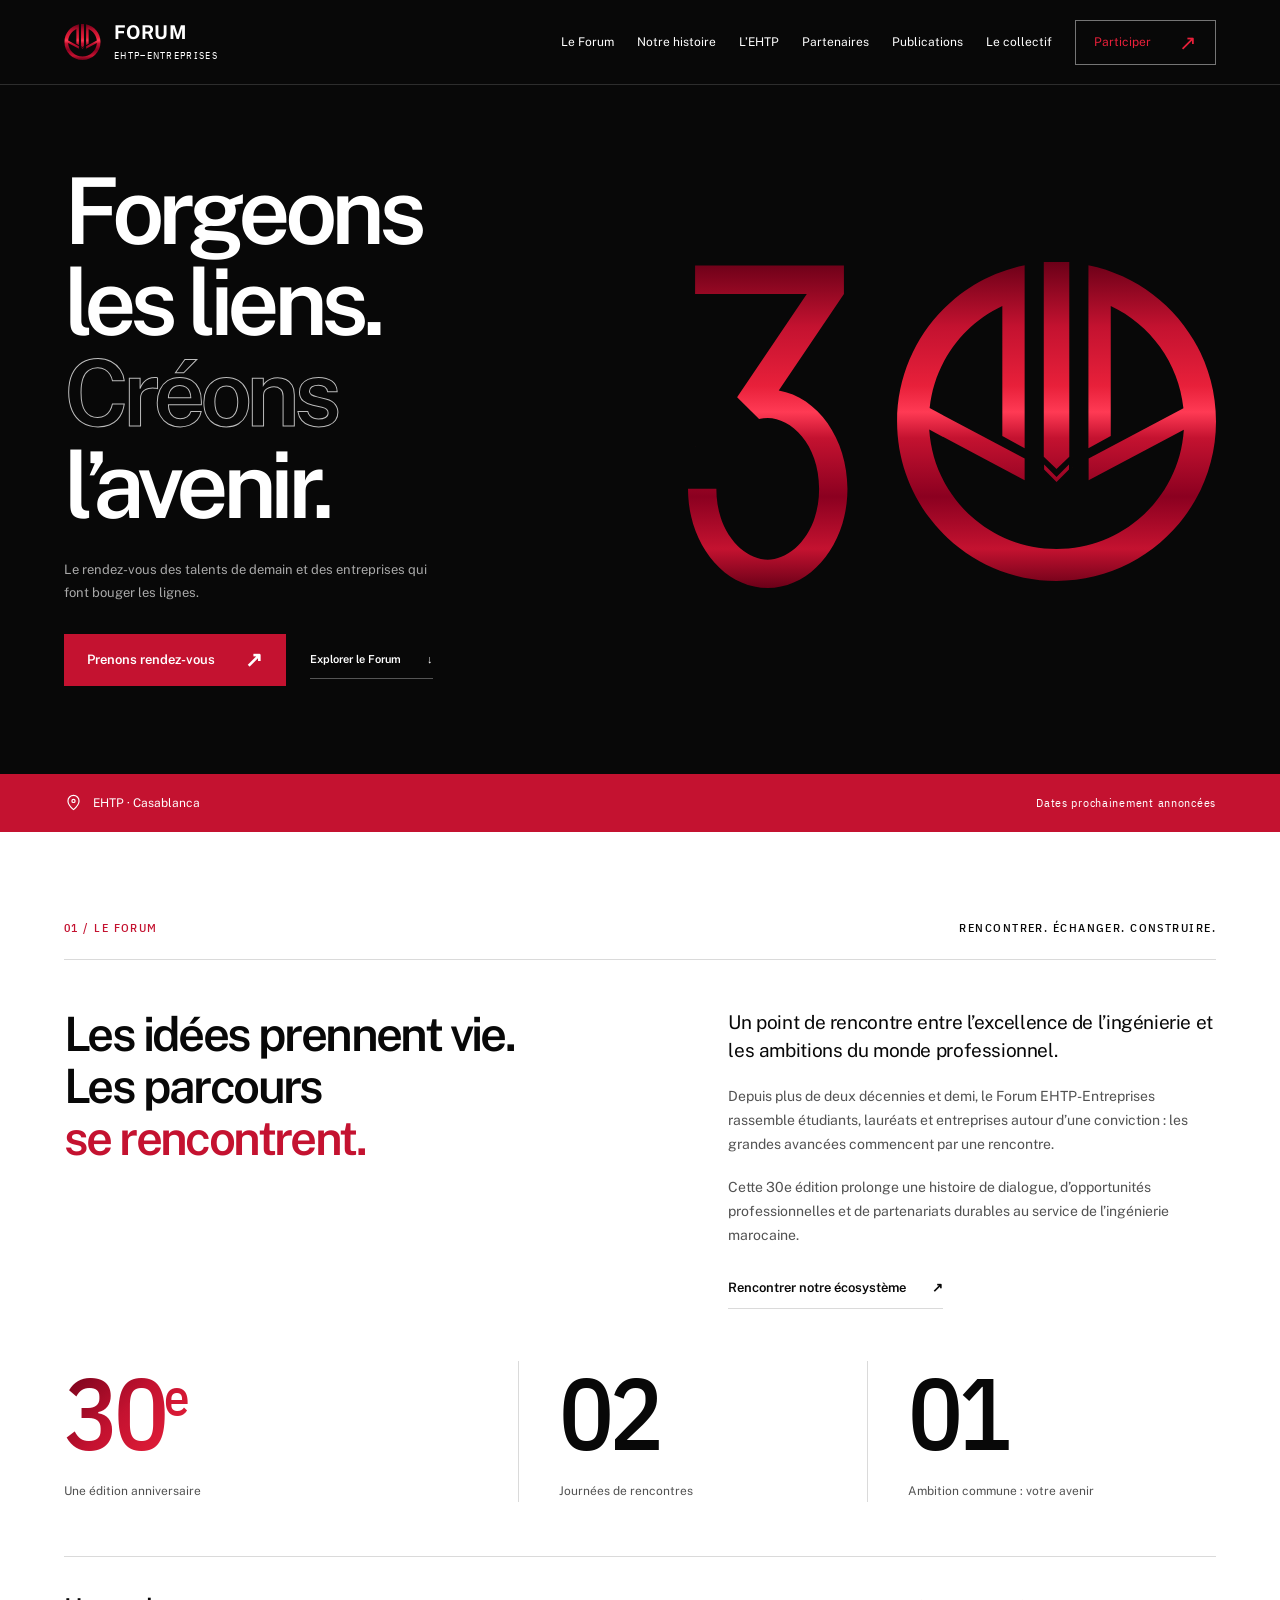
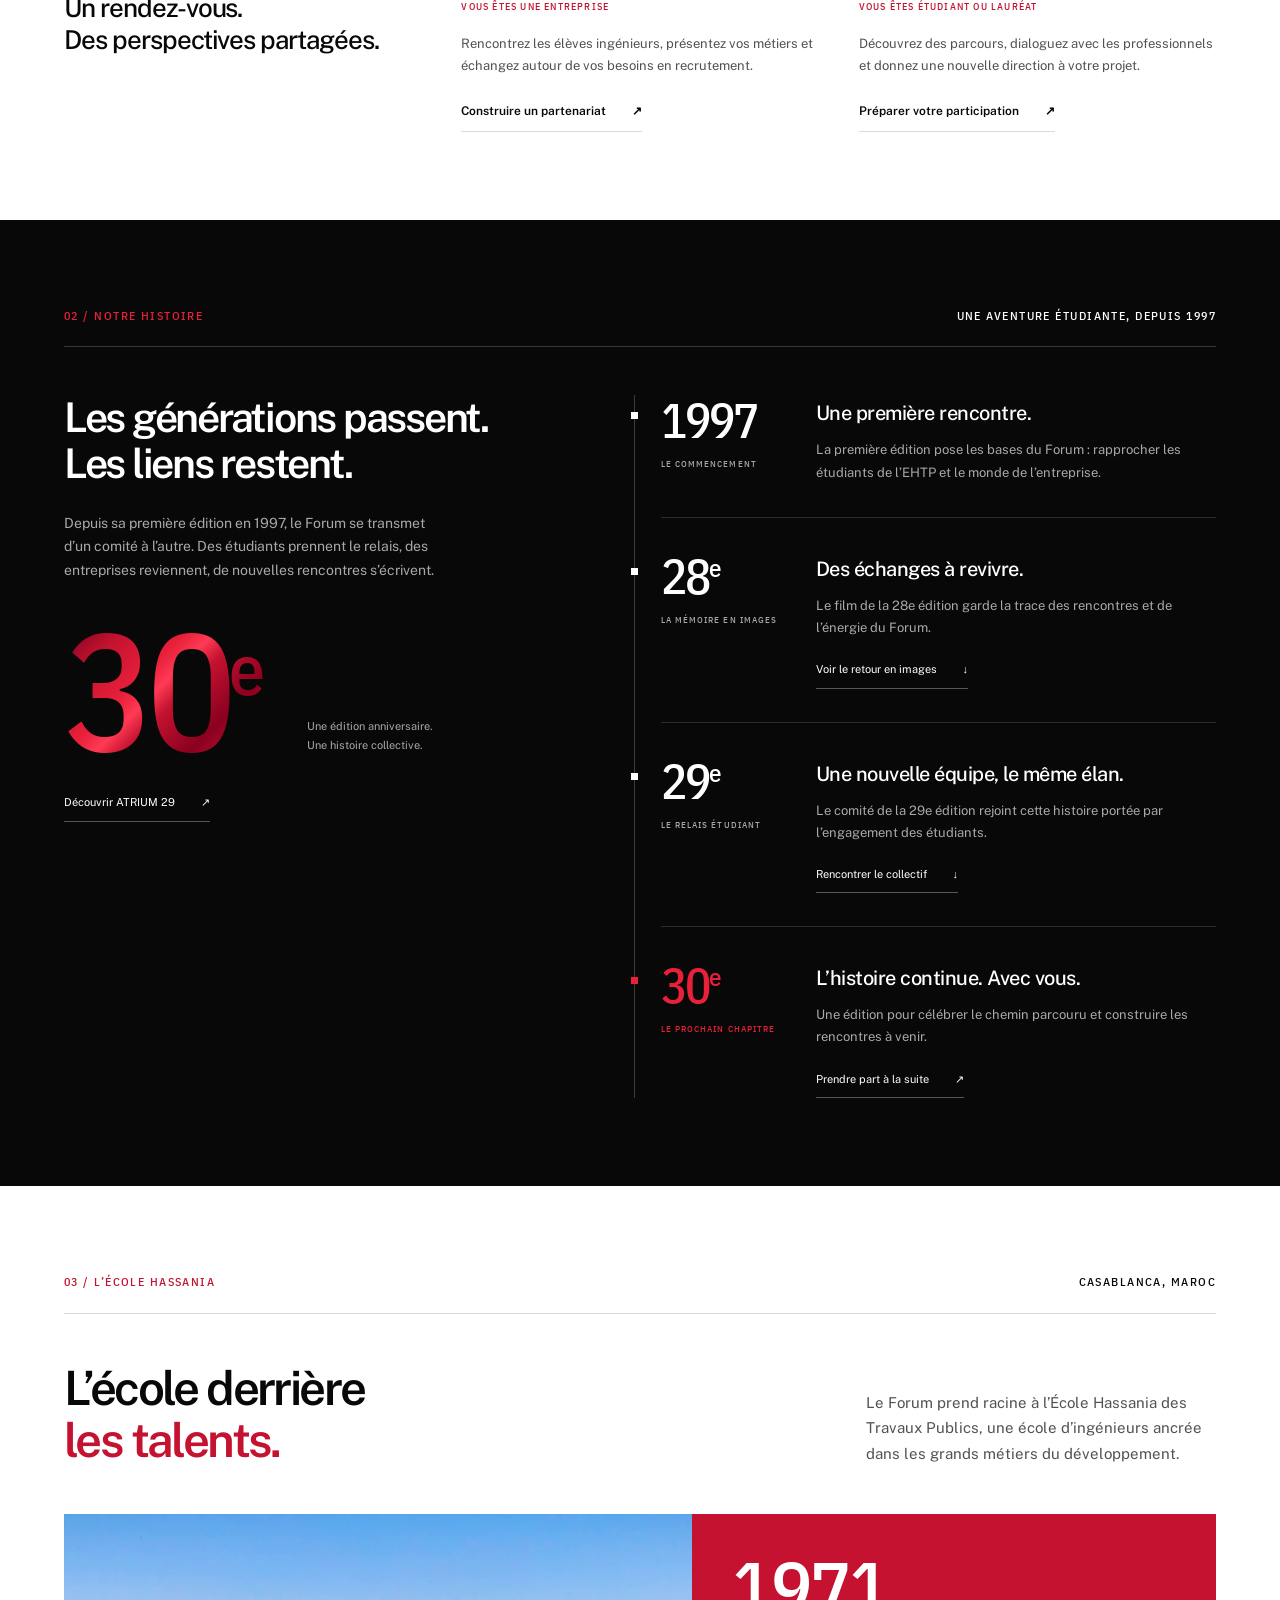
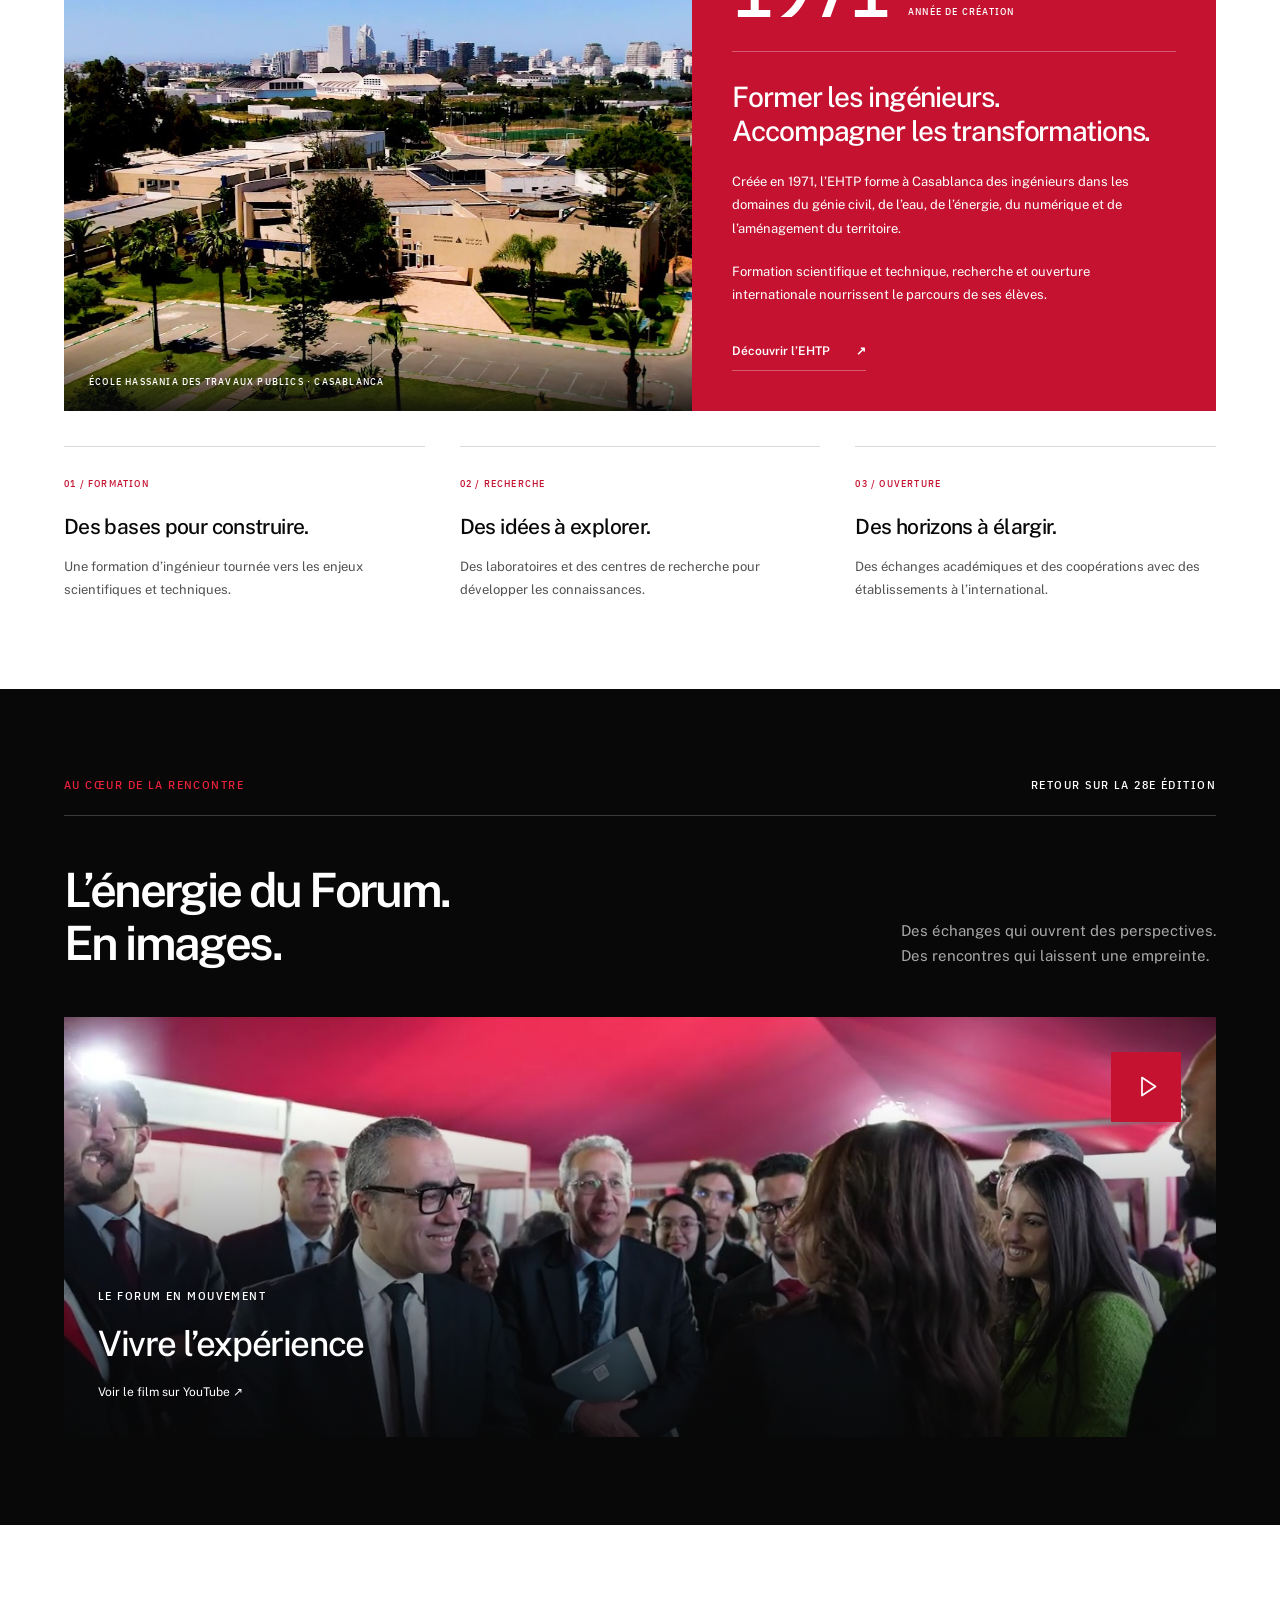
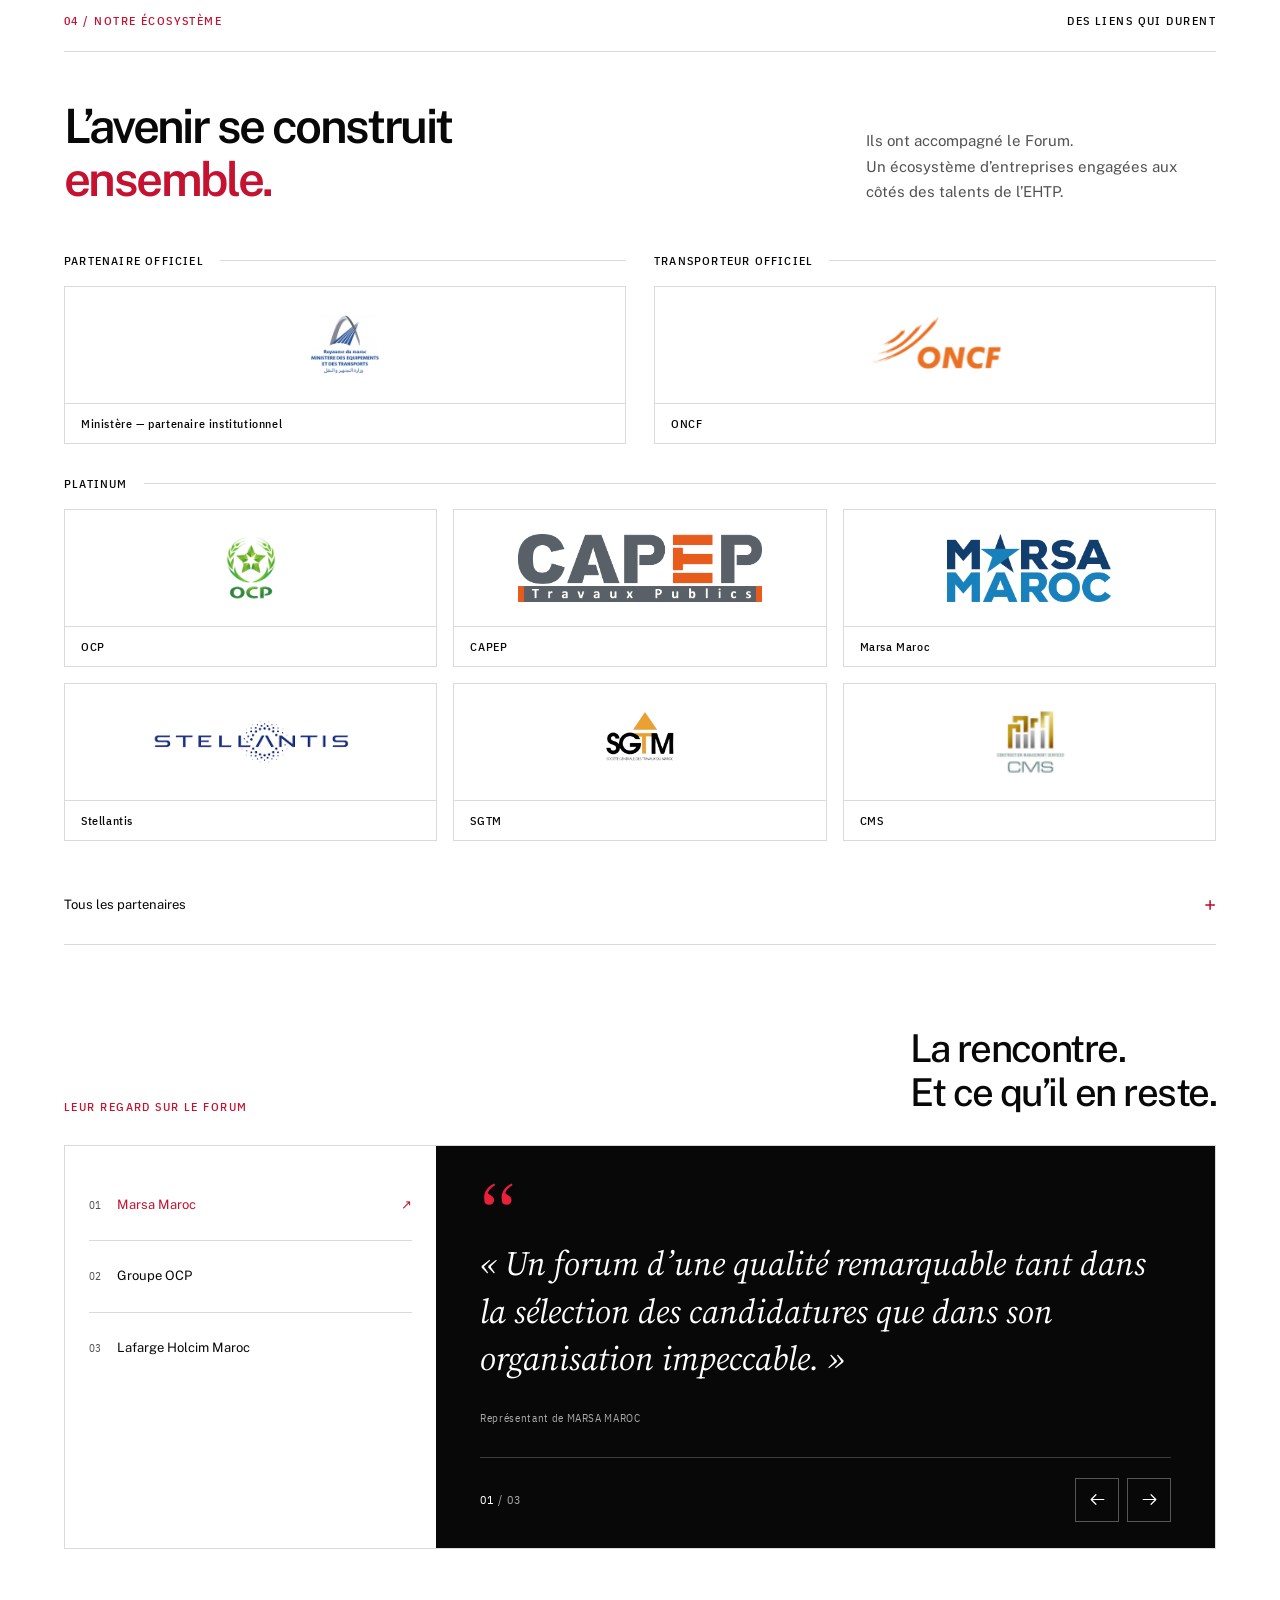
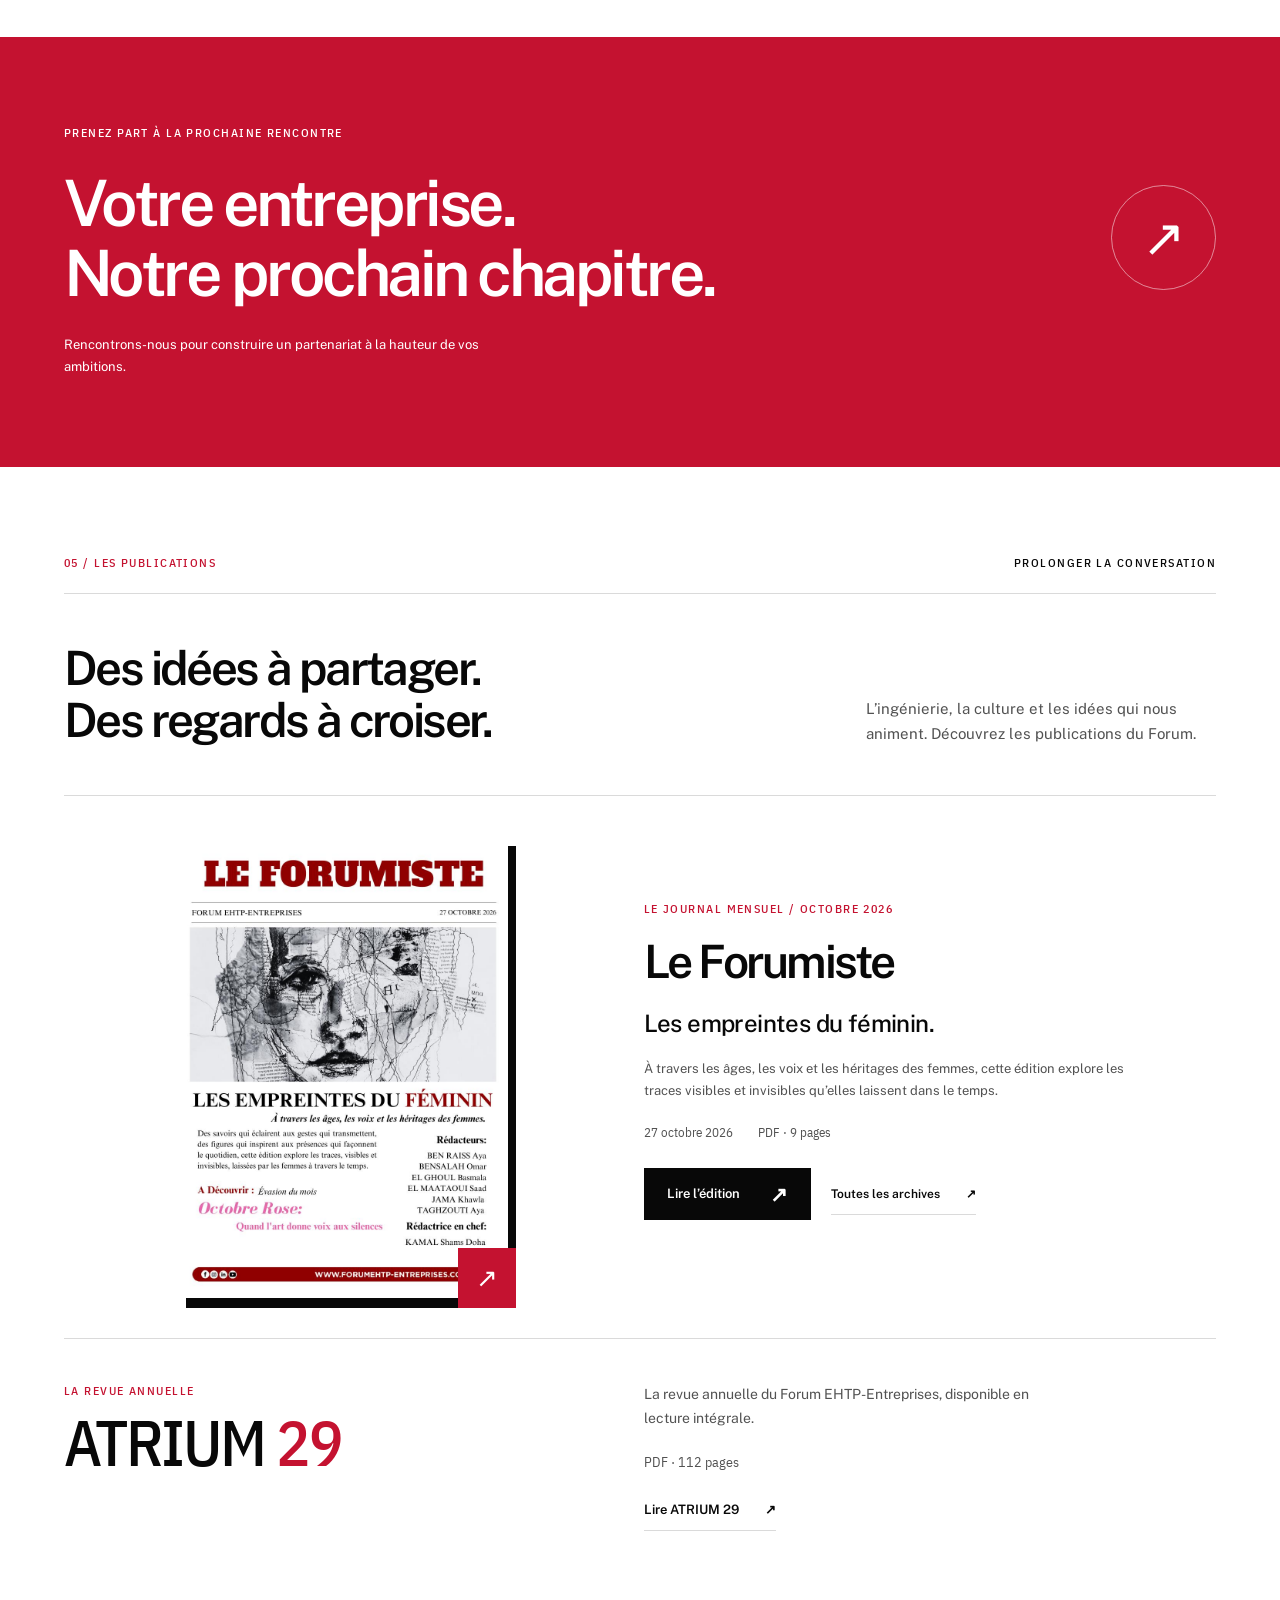
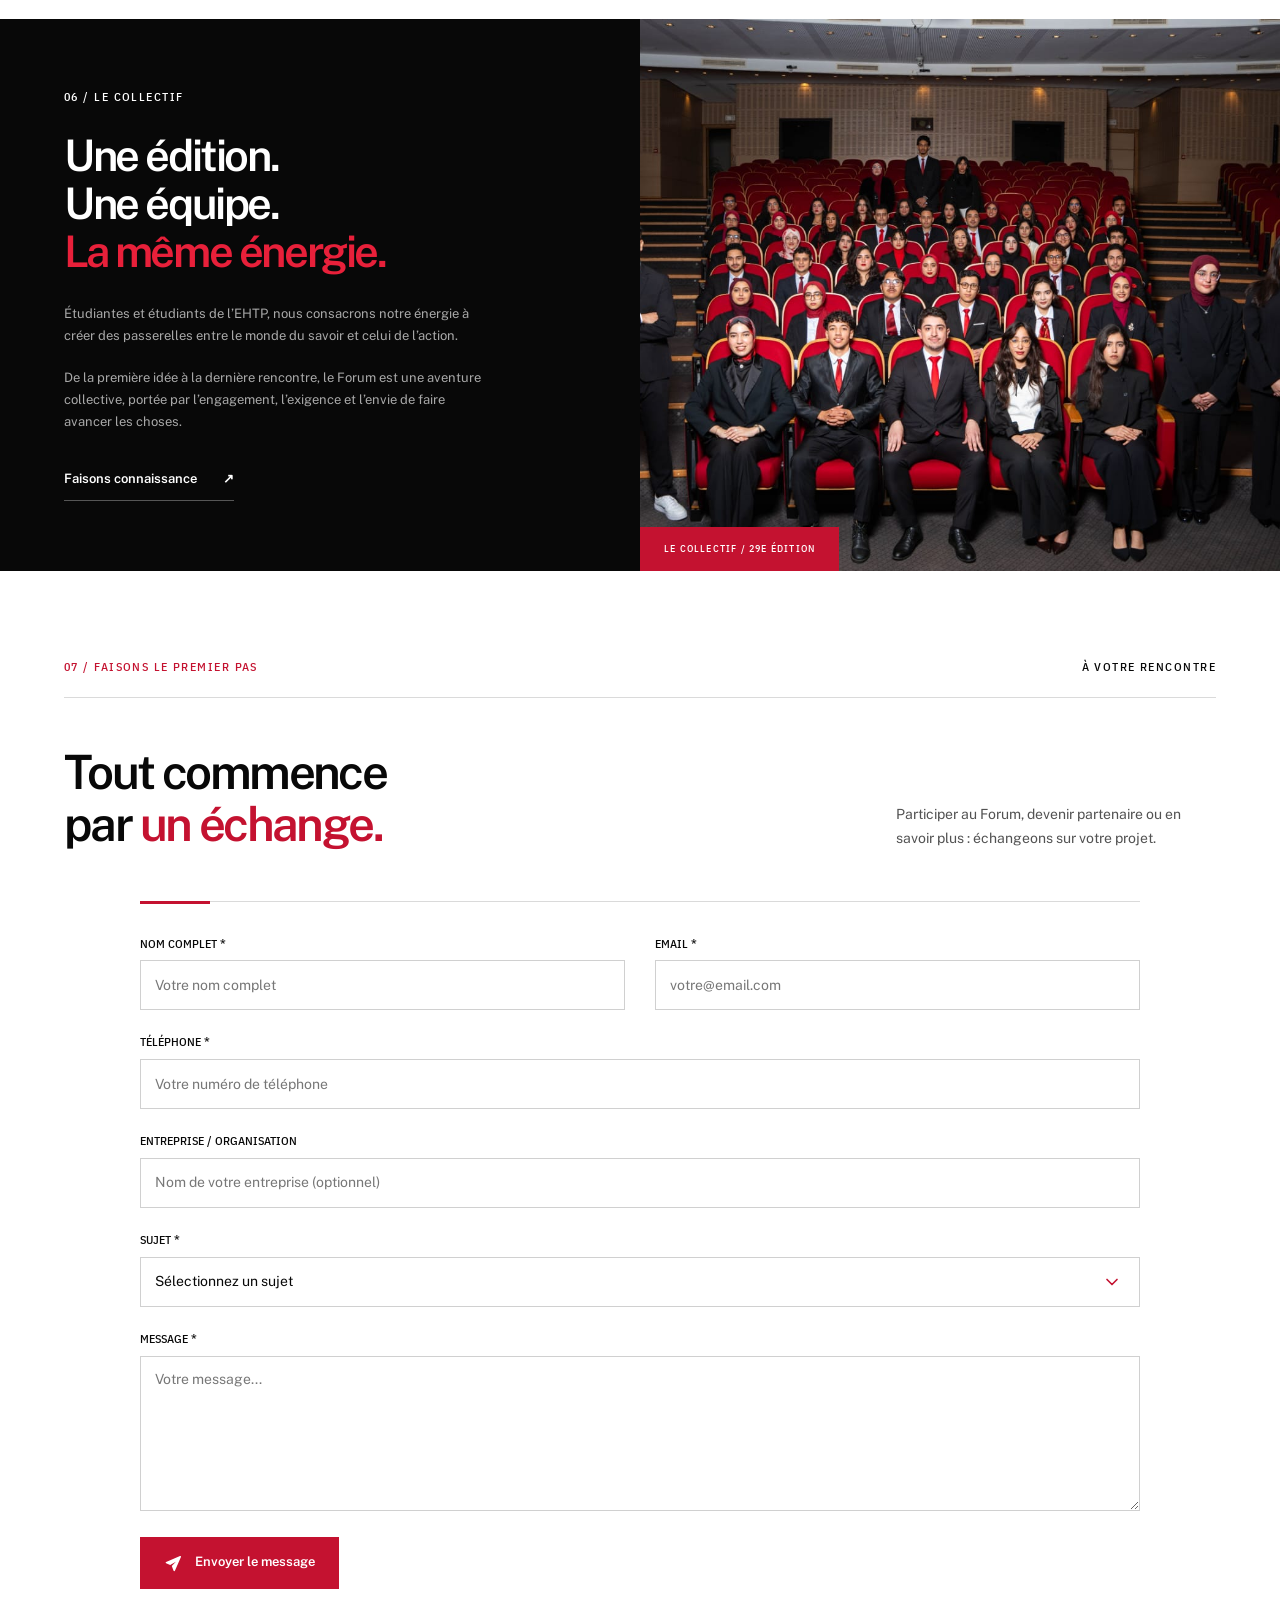
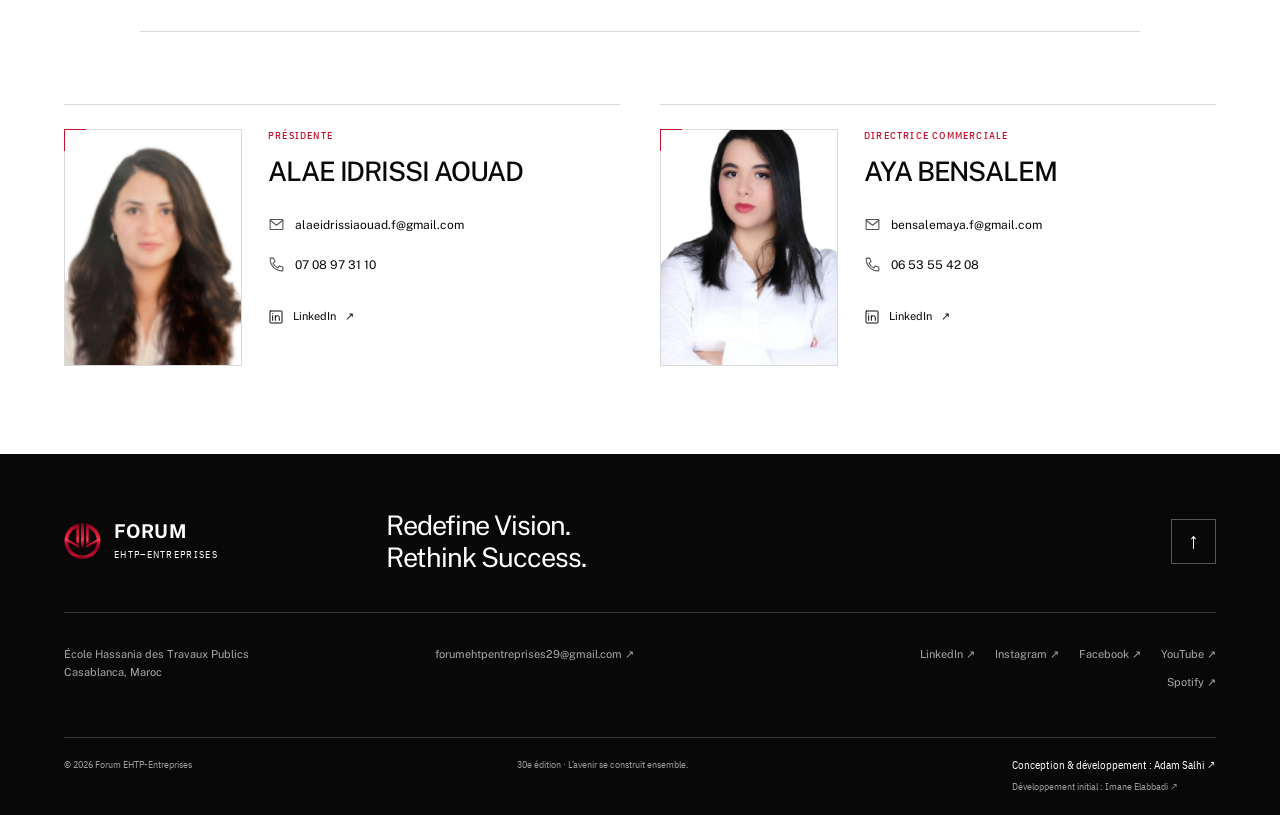
<file: index.html>
<!DOCTYPE html>
<html lang="fr">
<head>
  <meta charset="UTF-8">
  <meta name="viewport" content="width=device-width, initial-scale=1">
  <meta name="description" content="La 30e édition du Forum EHTP-Entreprises. Le rendez-vous des talents de l’ingénierie et des entreprises, à Casablanca.">
  <meta name="theme-color" content="#080808">
  <title>Forum EHTP-Entreprises — 30e édition</title>
  <link rel="icon" type="image/svg+xml" href="assets/logo-form-small.svg">
  <link rel="preconnect" href="https://fonts.googleapis.com">
  <link rel="preconnect" href="https://fonts.gstatic.com" crossorigin>
  <link href="https://fonts.googleapis.com/css2?family=IBM+Plex+Sans+Condensed:wght@400;500;600;700&family=Public+Sans:wght@400;500;600;700;800&family=Source+Serif+4:ital,wght@1,400&display=swap" rel="stylesheet">
  <link rel="stylesheet" href="style.css">
  <script src="script.js" defer></script>
</head>
<body>
  <a class="skip-link" href="#main">Aller au contenu</a>
  <header class="site-header">
    <div class="nav-shell">
      <a class="brand" href="#accueil" aria-label="Forum EHTP-Entreprises — Accueil"><img src="assets/logo-form-small.svg" width="40" height="40" alt=""><span>FORUM<span class="brand-sub">EHTP–ENTREPRISES</span></span></a>
      <button class="menu-toggle" aria-expanded="false" aria-controls="site-nav"><span>Menu</span><span class="menu-icon" aria-hidden="true"></span></button>
      <nav id="site-nav" class="site-nav" aria-label="Navigation principale"><a href="#forum">Le Forum</a><a href="#histoire">Notre histoire</a><a href="#ecole">L’EHTP</a><a href="#partenaires">Partenaires</a><a href="#publications">Publications</a><a href="#equipe">Le collectif</a><a class="nav-cta" href="#contact">Participer <span aria-hidden="true">↗</span></a></nav>
    </div>
  </header>
  <main id="main">
    <section class="hero" id="accueil" aria-labelledby="hero-title">
      <div class="hero-grid">
        <div class="hero-copy">
          <h1 id="hero-title">Forgeons<br>les liens.<br><span class="outline-text">Créons</span><br>l’avenir.</h1>
          <p class="hero-description">Le rendez-vous des talents de demain et des entreprises qui font bouger les lignes.</p>
          <div class="hero-actions">
            <a class="button button-red" href="#contact">Prenons rendez-vous <span aria-hidden="true">↗</span></a>
            <a class="text-link light" href="#forum">Explorer le Forum <span aria-hidden="true">↓</span></a>
          </div>
        </div>
        <div class="hero-art"><img class="anniversary-mark" src="assets/logo-form-full.svg" width="298" height="184" alt="30e édition du Forum EHTP-Entreprises" fetchpriority="high"></div>
      </div>
    </section>
    <div class="event-strip"><span class="event-location"><svg class="icon icon-pin" viewBox="0 0 24 24" fill="none" stroke="currentColor" stroke-width="1.5" stroke-linecap="round" stroke-linejoin="round" aria-hidden="true" focusable="false"><path d="M19 10c0 5-7 11-7 11S5 15 5 10a7 7 0 0 1 14 0Z"/><circle cx="12" cy="10" r="2"/></svg> EHTP · Casablanca</span><span class="event-status">Dates prochainement annoncées</span></div>
    <section class="section-pad" id="forum" aria-labelledby="forum-title">
      <div class="section-label"><span>01 / Le Forum</span><span>Rencontrer. Échanger. Construire.</span></div>
      <div class="intro-grid"><h2 id="forum-title">Les idées prennent vie.<br>Les parcours<br><span class="red-text">se rencontrent.</span></h2><div class="intro-copy"><p class="lead">Un point de rencontre entre l’excellence de l’ingénierie et les ambitions du monde professionnel.</p><p>Depuis plus de deux décennies et demi, le Forum EHTP-Entreprises rassemble étudiants, lauréats et entreprises autour d’une conviction : les grandes avancées commencent par une rencontre.</p><p>Cette 30e édition prolonge une histoire de dialogue, d’opportunités professionnelles et de partenariats durables au service de l’ingénierie marocaine.</p><a class="text-link" href="#partenaires">Rencontrer notre écosystème <span aria-hidden="true">↗</span></a></div></div>
      <div class="stats" aria-label="Le Forum en repères"><div><strong class="metal-text">30<sup>e</sup></strong><span>Une édition anniversaire</span></div><div><strong>02</strong><span>Journées de rencontres</span></div><div><strong>01</strong><span>Ambition commune : votre avenir</span></div></div>
      <div class="participation" aria-labelledby="participation-title">
        <h3 id="participation-title">Un rendez-vous.<br>Des perspectives partagées.</h3>
        <div class="participation-path"><span class="eyebrow red-text">Vous êtes une entreprise</span><p>Rencontrez les élèves ingénieurs, présentez vos métiers et échangez autour de vos besoins en recrutement.</p><a class="text-link" href="#contact">Construire un partenariat <span aria-hidden="true">↗</span></a></div>
        <div class="participation-path"><span class="eyebrow red-text">Vous êtes étudiant ou lauréat</span><p>Découvrez des parcours, dialoguez avec les professionnels et donnez une nouvelle direction à votre projet.</p><a class="text-link" href="#contact">Préparer votre participation <span aria-hidden="true">↗</span></a></div>
      </div>
    </section>
    <section class="history section-pad" id="histoire" aria-labelledby="history-title">
      <div class="section-label"><span>02 / Notre histoire</span><span>Une aventure étudiante, depuis 1997</span></div>
      <div class="history-layout">
        <div class="history-intro">
          <h2 id="history-title">Les générations passent.<br>Les liens restent.</h2>
          <p>Depuis sa première édition en 1997, le Forum se transmet d’un comité à l’autre. Des étudiants prennent le relais, des entreprises reviennent, de nouvelles rencontres s’écrivent.</p>
          <div class="history-anniversary"><span class="metal-text" aria-hidden="true">30<sup>e</sup></span><p>Une édition anniversaire.<br>Une histoire collective.</p></div>
          <a class="text-link light history-source" href="archives.html#atrium29-reader">Découvrir ATRIUM 29 <span aria-hidden="true">↗</span></a>
        </div>
        <ol class="history-timeline" aria-label="Repères de l’histoire du Forum">
          <li><div class="timeline-marker"><time datetime="1997">1997</time><span class="eyebrow">Le commencement</span></div><div class="timeline-copy"><h3>Une première rencontre.</h3><p>La première édition pose les bases du Forum : rapprocher les étudiants de l’EHTP et le monde de l’entreprise.</p></div></li>
          <li><div class="timeline-marker"><span class="timeline-edition">28<sup>e</sup></span><span class="eyebrow">La mémoire en images</span></div><div class="timeline-copy"><h3>Des échanges à revivre.</h3><p>Le film de la 28e édition garde la trace des rencontres et de l’énergie du Forum.</p><a class="text-link light" href="#experience">Voir le retour en images <span aria-hidden="true">↓</span></a></div></li>
          <li><div class="timeline-marker"><span class="timeline-edition">29<sup>e</sup></span><span class="eyebrow">Le relais étudiant</span></div><div class="timeline-copy"><h3>Une nouvelle équipe, le même élan.</h3><p>Le comité de la 29e édition rejoint cette histoire portée par l’engagement des étudiants.</p><a class="text-link light" href="#equipe">Rencontrer le collectif <span aria-hidden="true">↓</span></a></div></li>
          <li class="timeline-current"><div class="timeline-marker"><span class="timeline-edition">30<sup>e</sup></span><span class="eyebrow">Le prochain chapitre</span></div><div class="timeline-copy"><h3>L’histoire continue. Avec vous.</h3><p>Une édition pour célébrer le chemin parcouru et construire les rencontres à venir.</p><a class="text-link light" href="#contact">Prendre part à la suite <span aria-hidden="true">↗</span></a></div></li>
        </ol>
      </div>
    </section>
    <section class="school section-pad" id="ecole" aria-labelledby="school-title">
      <div class="section-label"><span>03 / L’École Hassania</span><span>Casablanca, Maroc</span></div>
      <div class="section-heading"><h2 id="school-title">L’école derrière<br><span class="red-text">les talents.</span></h2><p>Le Forum prend racine à l’École Hassania des Travaux Publics, une école d’ingénieurs ancrée dans les grands métiers du développement.</p></div>
      <div class="school-grid">
        <figure class="school-photo"><img src="assets/campus_ehtp.jpg" alt="Le campus de l’École Hassania des Travaux Publics à Casablanca" width="1920" height="823" loading="lazy"><figcaption class="eyebrow">École Hassania des Travaux Publics · Casablanca</figcaption></figure>
        <div class="school-profile"><div class="school-founded"><span>1971</span><span class="eyebrow">Année de création</span></div><h3>Former les ingénieurs.<br>Accompagner les transformations.</h3><p>Créée en 1971, l’EHTP forme à Casablanca des ingénieurs dans les domaines du génie civil, de l’eau, de l’énergie, du numérique et de l’aménagement du territoire.</p><p>Formation scientifique et technique, recherche et ouverture internationale nourrissent le parcours de ses élèves.</p><a class="text-link light" href="https://www.ehtp.ac.ma/presentation/" target="_blank" rel="noopener noreferrer">Découvrir l’EHTP <span aria-hidden="true">↗</span></a></div>
      </div>
      <div class="school-pillars"><div><span class="eyebrow red-text">01 / Formation</span><h3>Des bases pour construire.</h3><p>Une formation d’ingénieur tournée vers les enjeux scientifiques et techniques.</p></div><div><span class="eyebrow red-text">02 / Recherche</span><h3>Des idées à explorer.</h3><p>Des laboratoires et des centres de recherche pour développer les connaissances.</p></div><div><span class="eyebrow red-text">03 / Ouverture</span><h3>Des horizons à élargir.</h3><p>Des échanges académiques et des coopérations avec des établissements à l’international.</p></div></div>
    </section>
    <section class="experience section-pad" id="experience" aria-labelledby="experience-title"><div class="section-label"><span>Au cœur de la rencontre</span><span>Retour sur la 28e édition</span></div><div class="section-heading"><h2 id="experience-title">L’énergie du Forum.<br>En images.</h2><p>Des échanges qui ouvrent des perspectives.<br>Des rencontres qui laissent une empreinte.</p></div><a class="film-link" href="https://www.youtube.com/watch?v=38yi1MOnXxs" target="_blank" rel="noopener noreferrer" aria-label="Voir le film de la 28e édition sur YouTube (nouvel onglet)"><img src="assets/forum-film.jpg" alt="Rencontres et échanges avec les entreprises lors de la 28e édition du Forum" width="1280" height="720" loading="lazy"><span class="film-play" aria-hidden="true"><svg class="icon icon-play" viewBox="0 0 24 24" fill="none" stroke="currentColor" stroke-width="1.5" stroke-linecap="round" stroke-linejoin="round" aria-hidden="true" focusable="false"><path d="m8 4 12 8-12 8Z"/></svg></span><span class="film-caption"><span class="eyebrow">Le Forum en mouvement</span><strong>Vivre l’expérience</strong><span>Voir le film sur YouTube ↗</span></span></a></section>
    <section class="section-pad partners" id="partenaires" aria-labelledby="partners-title">
      <div class="section-label"><span>04 / Notre écosystème</span><span>Des liens qui durent</span></div><div class="section-heading"><h2 id="partners-title">L’avenir se construit<br><span class="red-text">ensemble.</span></h2><p>Ils ont accompagné le Forum.<br>Un écosystème d’entreprises engagées aux côtés des talents de l’EHTP.</p></div>
      <div class="sponsor-groups">      <div class="sponsor-group">
        <h3 class="sponsor-tier">Partenaire officiel</h3>
        <ul class="sponsor-grid" role="list">
          <li class="sponsor-card"><div class="sponsor-logo-slot"><img src="assets/sponsors/ministere-partenaire-institutionnel.png" alt="" width="1200" height="628" loading="lazy" decoding="async"></div><span>Ministère — partenaire institutionnel</span></li>
        </ul>
      </div>
      <div class="sponsor-group">
        <h3 class="sponsor-tier">Transporteur officiel</h3>
        <ul class="sponsor-grid" role="list">
          <li class="sponsor-card"><div class="sponsor-logo-slot"><img src="assets/sponsors/oncf.png" style="--logo-scale: 1.2; --logo-scale-mobile: 1.1" alt="" width="400" height="200" loading="lazy" decoding="async"></div><span>ONCF</span></li>
        </ul>
      </div>
      <div class="sponsor-group">
        <h3 class="sponsor-tier">Platinum</h3>
        <ul class="sponsor-grid" role="list">
          <li class="sponsor-card"><div class="sponsor-logo-slot"><img src="assets/sponsors/ocp.png" alt="" width="1200" height="628" loading="lazy" decoding="async"></div><span>OCP</span></li>
          <li class="sponsor-card"><div class="sponsor-logo-slot"><img src="assets/sponsors/capep.png" alt="" width="787" height="219" loading="lazy" decoding="async"></div><span>CAPEP</span></li>
          <li class="sponsor-card"><div class="sponsor-logo-slot"><img src="assets/sponsors/marsa-maroc.png" alt="" width="1000" height="414" loading="lazy" decoding="async"></div><span>Marsa Maroc</span></li>
          <li class="sponsor-card"><div class="sponsor-logo-slot"><img src="assets/sponsors/stellantis.png" style="--logo-scale: 2.4; --logo-scale-mobile: 1.35" alt="" width="267" height="189" loading="lazy" decoding="async"></div><span>Stellantis</span></li>
          <li class="sponsor-card"><div class="sponsor-logo-slot"><img src="assets/sponsors/sgtm.png" style="--logo-scale: 2.1; --logo-scale-mobile: 2.1" alt="" width="960" height="960" loading="lazy" decoding="async"></div><span>SGTM</span></li>
          <li class="sponsor-card"><div class="sponsor-logo-slot"><img src="assets/sponsors/cms.png" style="--logo-scale: 2.5; --logo-scale-mobile: 2.5" alt="" width="150" height="150" loading="lazy" decoding="async"></div><span>CMS</span></li>
        </ul>
      </div></div>
      <details class="partner-directory">
        <summary>Tous les partenaires <span aria-hidden="true">+</span></summary>
        <div id="partner-directory-content">      <div class="sponsor-group">
        <h3 class="sponsor-tier">Gold</h3>
        <ul class="sponsor-grid" role="list">
          <li class="sponsor-card"><div class="sponsor-logo-slot"><img src="assets/sponsors/g3c.jpg" alt="" width="1000" height="1000" loading="lazy" decoding="async"></div><span>G3C</span></li>
          <li class="sponsor-card"><div class="sponsor-logo-slot"><img src="assets/sponsors/cid.png" style="--logo-scale: 2; --logo-scale-mobile: 1.8" alt="" width="150" height="150" loading="lazy" decoding="async"></div><span>CID</span></li>
          <li class="sponsor-card"><div class="sponsor-logo-slot"><img src="assets/sponsors/vinci.png" style="--logo-scale: 2; --logo-scale-mobile: 1.4" alt="" width="1200" height="1200" loading="lazy" decoding="async"></div><span>VINCI</span></li>
          <li class="sponsor-card"><div class="sponsor-logo-slot"><img src="assets/sponsors/nge.png" alt="" width="1200" height="600" loading="lazy" decoding="async"></div><span>NGE</span></li>
          <li class="sponsor-card"><div class="sponsor-logo-slot"><img src="assets/sponsors/maghreb-steel.jpg" alt="" width="1200" height="321" loading="lazy" decoding="async"></div><span>Maghreb Steel</span></li>
          <li class="sponsor-card"><div class="sponsor-logo-slot"><img src="assets/sponsors/sogea.jpg" alt="" width="900" height="900" loading="lazy" decoding="async"></div><span>SOGEA</span></li>
          <li class="sponsor-card"><div class="sponsor-logo-slot"><img src="assets/sponsors/oncf.png" style="--logo-scale: 1.2; --logo-scale-mobile: 1.1" alt="" width="400" height="200" loading="lazy" decoding="async"></div><span>ONCF</span></li>
          <li class="sponsor-card"><div class="sponsor-logo-slot"><img src="assets/sponsors/onda.png" alt="" width="1200" height="630" loading="lazy" decoding="async"></div><span>ONDA</span></li>
          <li class="sponsor-card"><div class="sponsor-logo-slot"><img src="assets/sponsors/jesa.png" alt="" width="500" height="500" loading="lazy" decoding="async"></div><span>JESA</span></li>
          <li class="sponsor-card"><div class="sponsor-logo-slot"><img src="assets/sponsors/tanger-med.png" alt="" width="1200" height="628" loading="lazy" decoding="async"></div><span>Tanger Med</span></li>
          <li class="sponsor-card"><div class="sponsor-logo-slot"><img src="assets/sponsors/butec.png" style="--logo-scale: 2.6; --logo-scale-mobile: 1.8" alt="" width="225" height="225" loading="lazy" decoding="async"></div><span>BUTEC</span></li>
          <li class="sponsor-card"><div class="sponsor-logo-slot"><img src="assets/sponsors/atw.png" alt="" width="724" height="674" loading="lazy" decoding="async"></div><span>ATW</span></li>
          <li class="sponsor-card"><div class="sponsor-logo-slot"><img src="assets/sponsors/lafarge-holcim-maroc.png" alt="" width="286" height="176" loading="lazy" decoding="async"></div><span>Lafarge Holcim Maroc</span></li>
          <li class="sponsor-card"><div class="sponsor-logo-slot"><img src="assets/sponsors/amendis.png" alt="" width="275" height="183" loading="lazy" decoding="async"></div><span>Amendis</span></li>
          <li class="sponsor-card"><div class="sponsor-logo-slot"><img src="assets/sponsors/redal.jpg" alt="" width="800" height="472" loading="lazy" decoding="async"></div><span>Redal</span></li>
          <li class="sponsor-card"><div class="sponsor-logo-slot"><img src="assets/sponsors/veolia.png" alt="" width="352" height="143" loading="lazy" decoding="async"></div><span>Veolia</span></li>
          <li class="sponsor-card"><div class="sponsor-logo-slot"><img src="assets/sponsors/lpee.jpg" alt="" width="200" height="200" loading="lazy" decoding="async"></div><span>LPEE</span></li>
          <li class="sponsor-card"><div class="sponsor-logo-slot"><img src="assets/sponsors/em.png" style="--logo-scale: 2.5; --logo-scale-mobile: 1.7" alt="" width="225" height="225" loading="lazy" decoding="async"></div><span>EM</span></li>
          <li class="sponsor-card"><div class="sponsor-logo-slot"><img src="assets/sponsors/valyans-consulting.png" style="--logo-scale: 2.7; --logo-scale-mobile: 1.7" alt="" width="800" height="800" loading="lazy" decoding="async"></div><span>Valyans Consulting</span></li>
          <li class="sponsor-card"><div class="sponsor-logo-slot"><img src="assets/sponsors/gidna.jpg" alt="" width="736" height="385" loading="lazy" decoding="async"></div><span>GIDNA</span></li>
          <li class="sponsor-card"><div class="sponsor-logo-slot"><img src="assets/sponsors/narsa.png" alt="" width="1200" height="1200" loading="lazy" decoding="async"></div><span>NARSA</span></li>
        </ul>
      </div>
      <div class="sponsor-group">
        <h3 class="sponsor-tier">Silver</h3>
        <ul class="sponsor-grid" role="list">
          <li class="sponsor-card"><div class="sponsor-logo-slot"><img src="assets/sponsors/emb.webp" alt="" width="225" height="135" loading="lazy" decoding="async"></div><span>EMB</span></li>
          <li class="sponsor-card"><div class="sponsor-logo-slot"><img src="assets/sponsors/egis.png" alt="" width="1200" height="1200" loading="lazy" decoding="async"></div><span>Egis</span></li>
          <li class="sponsor-card"><div class="sponsor-logo-slot"><img src="assets/sponsors/prefa.png" alt="" width="224" height="224" loading="lazy" decoding="async"></div><span>PREFA</span></li>
          <li class="sponsor-card"><div class="sponsor-logo-slot"><img src="assets/sponsors/hilti.png" alt="" width="480" height="480" loading="lazy" decoding="async"></div><span>Hilti</span></li>
          <li class="sponsor-card"><div class="sponsor-logo-slot"><img src="assets/sponsors/wafa-assurance.png" alt="" width="1201" height="631" loading="lazy" decoding="async"></div><span>Wafa Assurance</span></li>
          <li class="sponsor-card"><div class="sponsor-logo-slot"><img src="assets/sponsors/tgcc.png" alt="" width="319" height="158" loading="lazy" decoding="async"></div><span>TGCC</span></li>
          <li class="sponsor-card"><div class="sponsor-logo-slot"><img src="assets/sponsors/sika.svg" alt="" loading="lazy" decoding="async"></div><span>Sika</span></li>
          <li class="sponsor-card"><div class="sponsor-logo-slot"><img src="assets/sponsors/anp.jpg" style="--logo-scale: 2.4; --logo-scale-mobile: 2.1" alt="" width="1174" height="675" loading="lazy" decoding="async"></div><span>ANP</span></li>
          <li class="sponsor-card"><div class="sponsor-logo-slot"><img src="assets/sponsors/hps.png" alt="" width="318" height="159" loading="lazy" decoding="async"></div><span>HPS</span></li>
          <li class="sponsor-card"><div class="sponsor-logo-slot"><img src="assets/sponsors/saint-gobain.png" alt="" width="1200" height="510" loading="lazy" decoding="async"></div><span>Saint-Gobain</span></li>
          <li class="sponsor-card"><div class="sponsor-logo-slot"><img src="assets/sponsors/nestle.png" alt="" width="222" height="227" loading="lazy" decoding="async"></div><span>Nestlé</span></li>
          <li class="sponsor-card"><div class="sponsor-logo-slot"><img src="assets/sponsors/banque-populaire.png" style="--logo-scale: 1.7; --logo-scale-mobile: 1.3" alt="" width="320" height="320" loading="lazy" decoding="async"></div><span>Banque Populaire</span></li>
          <li class="sponsor-card"><div class="sponsor-logo-slot"><img src="assets/sponsors/al-omrane.png" alt="" width="1200" height="1200" loading="lazy" decoding="async"></div><span>Al Omrane</span></li>
        </ul>
      </div>
      <div class="sponsor-group">
        <h3 class="sponsor-tier">Bronze</h3>
        <ul class="sponsor-grid" role="list">
          <li class="sponsor-card"><div class="sponsor-logo-slot"><img src="assets/sponsors/inbs.png" alt="" width="279" height="181" loading="lazy" decoding="async"></div><span>INBS</span></li>
          <li class="sponsor-card"><div class="sponsor-logo-slot"><img src="assets/sponsors/labo-test.png" alt="" width="4608" height="2916" loading="lazy" decoding="async"></div><span>Labo Test</span></li>
          <li class="sponsor-card"><div class="sponsor-logo-slot"><img src="assets/sponsors/anep.png" alt="" width="1200" height="628" loading="lazy" decoding="async"></div><span>ANEP</span></li>
          <li class="sponsor-card"><div class="sponsor-logo-slot"><img src="assets/sponsors/mk4.png" alt="" width="225" height="224" loading="lazy" decoding="async"></div><span>MK4</span></li>
          <li class="sponsor-card"><div class="sponsor-logo-slot"><img src="assets/sponsors/edhec.png" alt="" width="267" height="189" loading="lazy" decoding="async"></div><span>EDHEC</span></li>
          <li class="sponsor-card"><div class="sponsor-logo-slot"><img src="assets/sponsors/bmce.png" alt="" width="1920" height="964" loading="lazy" decoding="async"></div><span>BMCE</span></li>
          <li class="sponsor-card"><div class="sponsor-logo-slot"><img src="assets/sponsors/autoroutes-du-maroc.png" alt="" width="298" height="264" loading="lazy" decoding="async"></div><span>Autoroutes du Maroc</span></li>
          <li class="sponsor-card"><div class="sponsor-logo-slot"><img src="assets/sponsors/sorec.png" alt="" width="291" height="173" loading="lazy" decoding="async"></div><span>SOREC</span></li>
          <li class="sponsor-card"><div class="sponsor-logo-slot"><img src="assets/sponsors/kettani.svg" alt="" loading="lazy" decoding="async"></div><span>Kettani</span></li>
          <li class="sponsor-card"><div class="sponsor-logo-slot"><img src="assets/sponsors/fidaroc.png" alt="" width="385" height="141" loading="lazy" decoding="async"></div><span>Fidaroc</span></li>
          <li class="sponsor-card"><div class="sponsor-logo-slot"><img src="assets/sponsors/novec.jpg" style="--logo-scale: 2; --logo-scale-mobile: 1.5" alt="" width="200" height="200" loading="lazy" decoding="async"></div><span>Novec</span></li>
          <li class="sponsor-card"><div class="sponsor-logo-slot"><img src="assets/sponsors/rekrute.png" style="--logo-scale: 2.4; --logo-scale-mobile: 1.6" alt="" width="1200" height="1200" loading="lazy" decoding="async"></div><span>Rekrute</span></li>
        </ul>
      </div></div>
      </details>
      <section class="testimonials" aria-labelledby="testimonials-title">
        <div class="testimonial-heading"><p class="eyebrow red-text">Leur regard sur le Forum</p><h3 id="testimonials-title">La rencontre.<br>Et ce qu’il en reste.</h3></div>
        <div class="testimonial-layout">
          <div class="quote-selectors" aria-label="Choisir un témoignage"><button class="quote-selector" aria-controls="quote-0" aria-pressed="true"><span class="quote-number">01</span><span>Marsa Maroc</span><span class="selector-arrow" aria-hidden="true">↗</span></button>
<button class="quote-selector" aria-controls="quote-1" aria-pressed="false"><span class="quote-number">02</span><span>Groupe OCP</span><span class="selector-arrow" aria-hidden="true">↗</span></button>
<button class="quote-selector" aria-controls="quote-2" aria-pressed="false"><span class="quote-number">03</span><span>Lafarge Holcim Maroc</span><span class="selector-arrow" aria-hidden="true">↗</span></button></div>
          <div class="testimonial-stage">
            <span class="quote-mark" aria-hidden="true">“</span>
            <div class="quote-area" aria-live="polite" aria-atomic="true"><figure class="quote-slide" id="quote-0"><blockquote>« Un forum d’une qualité remarquable tant dans la sélection des candidatures que dans son organisation impeccable. »</blockquote><figcaption>Représentant de MARSA MAROC</figcaption></figure>
<figure class="quote-slide" id="quote-1" hidden><blockquote>« Le Forum EHTP-Entreprises joue un rôle fondamental dans le rayonnement de l’ingénierie marocaine à l’échelle nationale et internationale. »</blockquote><figcaption>Représentant du GROUPE OCP</figcaption></figure>
<figure class="quote-slide" id="quote-2" hidden><blockquote>« Les efforts considérables des étudiants témoignent de la qualité des futurs cadres du Maroc — dynamiques, résilients et visionnaires. »</blockquote><figcaption>Représentant de LAFARGE HOLCIM MAROC</figcaption></figure></div>
            <div class="quote-navigation"><span class="quote-position" aria-hidden="true"><span id="quote-current">01</span> / 03</span><div><button class="quote-prev" aria-label="Témoignage précédent"><svg class="icon icon-left" viewBox="0 0 24 24" fill="none" stroke="currentColor" stroke-width="1.5" stroke-linecap="round" stroke-linejoin="round" aria-hidden="true" focusable="false"><path d="M20 12H4m6-6-6 6 6 6"/></svg></button><button class="quote-next" aria-label="Témoignage suivant"><svg class="icon icon-right" viewBox="0 0 24 24" fill="none" stroke="currentColor" stroke-width="1.5" stroke-linecap="round" stroke-linejoin="round" aria-hidden="true" focusable="false"><path d="M4 12h16m-6-6 6 6-6 6"/></svg></button></div></div>
          </div>
        </div>
      </section>
    </section>
    <section class="crimson-callout section-pad" aria-labelled  by="callout-title"><p class="eyebrow">Prenez part à la prochaine rencontre</p><div><h2 id="callout-title">Votre entreprise.<br>Notre prochain chapitre.</h2><a class="circle-link" href="#contact" aria-label="Contacter le Forum pour devenir partenaire">↗</a></div><p>Rencontrons-nous pour construire un partenariat à la hauteur de vos ambitions.</p></section>
    <section class="section-pad publications" id="publications" aria-labelledby="publications-title">
      <div class="section-label"><span>05 / Les publications</span><span>Prolonger la conversation</span></div><div class="section-heading"><h2 id="publications-title">Des idées à partager.<br>Des regards à croiser.</h2><p>L’ingénierie, la culture et les idées qui nous animent. Découvrez les publications du Forum.</p></div>
      <article class="journal-feature" id="forumiste"><a class="journal-cover" href="archives.html#octobre-2026-reader" aria-label="Lire Le Forumiste du 27 octobre 2026 dans les archives"><img src="assets/forumiste/FORUMISTE_OCTOBRE_27-cover.jpg" alt="Couverture du Forumiste du 27 octobre 2026, Les empreintes du féminin" width="785" height="1100" loading="lazy"><span aria-hidden="true">↗</span></a><div class="journal-copy"><p class="eyebrow red-text">Le journal mensuel / Octobre 2026</p><h3>Le Forumiste</h3><h4>Les empreintes du féminin.</h4><p>À travers les âges, les voix et les héritages des femmes, cette édition explore les traces visibles et invisibles qu’elles laissent dans le temps.</p><p class="publication-meta">27 octobre 2026 <span>PDF · 9 pages</span></p><a class="button button-dark" href="archives.html#octobre-2026-reader">Lire l’édition <span aria-hidden="true">↗</span></a><a class="text-link" href="archives.html">Toutes les archives <span aria-hidden="true">↗</span></a></div></article>
      <article class="atrium-row" id="atrium"><div><p class="eyebrow red-text">La revue annuelle</p><h3>ATRIUM <span>29</span></h3></div><div><p>La revue annuelle du Forum EHTP-Entreprises, disponible en lecture intégrale.</p><p class="publication-meta"><span>PDF · 112 pages</span></p><a class="text-link" href="archives.html#atrium29-reader">Lire ATRIUM 29 <span aria-hidden="true">↗</span></a></div></article>
    </section>
    <section class="team-section" id="equipe" aria-labelledby="team-title"><div class="team-copy"><p class="eyebrow">06 / Le collectif</p><h2 id="team-title">Une édition.<br>Une équipe.<br><span>La même énergie.</span></h2><p>Étudiantes et étudiants de l’EHTP, nous consacrons notre énergie à créer des passerelles entre le monde du savoir et celui de l’action.</p><p>De la première idée à la dernière rencontre, le Forum est une aventure collective, portée par l’engagement, l’exigence et l’envie de faire avancer les choses.</p><a class="text-link light" href="#contact">Faisons connaissance <span aria-hidden="true">↗</span></a></div><figure class="team-photo"><img src="PHOTODECOMITE29.jpeg" alt="Le comité organisateur réuni lors de la 29e édition du Forum EHTP-Entreprises" width="1600" height="900" loading="lazy"><figcaption class="eyebrow">Le collectif / 29e édition</figcaption></figure></section>
    <section class="section-pad contact" id="contact" aria-labelledby="contact-title">
      <div class="section-label"><span>07 / Faisons le premier pas</span><span>À votre rencontre</span></div>
      <div class="contact-heading"><h2 id="contact-title">Tout commence<br>par <span class="red-text">un échange.</span></h2><p>Participer au Forum, devenir partenaire ou en savoir plus : échangeons sur votre projet.</p></div>
      <form class="contact-form" action="https://api.staticforms.dev/submit" method="POST">
        <input type="hidden" name="apiKey" value="sf_1f4a73b57ab865a7fe8eb292">
        <input type="hidden" name="subject" value="Nouvelle demande depuis le site du Forum EHTP-Entreprises">
        <div class="contact-form-grid">
          <label class="contact-field">Nom complet <span aria-hidden="true">*</span><input type="text" name="name" autocomplete="name" placeholder="Votre nom complet" required></label>
          <label class="contact-field">Email <span aria-hidden="true">*</span><input type="email" name="email" autocomplete="email" placeholder="votre@email.com" required></label>
          <label class="contact-field contact-field-wide">Téléphone <span aria-hidden="true">*</span><input type="tel" name="phone" autocomplete="tel" placeholder="Votre numéro de téléphone" required></label>
          <label class="contact-field contact-field-wide">Entreprise / Organisation<input type="text" name="organisation" autocomplete="organization" placeholder="Nom de votre entreprise (optionnel)"></label>
          <label class="contact-field contact-field-wide">Sujet <span aria-hidden="true">*</span><select name="topic" required>
            <option value="" selected disabled>Sélectionnez un sujet</option>
            <option>Demande de partenariat</option>
            <option>Demande d’information</option>
            <option>Participation au forum</option>
            <option>Recrutement</option>
            <option>Autre</option>
          </select></label>
          <label class="contact-field contact-field-wide">Message <span aria-hidden="true">*</span><textarea name="message" rows="6" placeholder="Votre message..." required></textarea></label>
        </div>
        <button class="contact-submit" type="submit"><svg viewBox="0 0 24 24" fill="currentColor" aria-hidden="true" focusable="false"><path d="M2.7 11.4 20.2 3.8c.8-.3 1.5.4 1.2 1.2l-7.6 17.5c-.3.8-1.4.8-1.7 0l-2.3-6.1 5.2-5.2-7.2 4.1-5.1-2.2c-.8-.3-.8-1.4 0-1.7Z"/></svg>Envoyer le message</button>
      </form>
      <div class="contact-cards">
        <article class="contact-card">
          <div class="portrait-slot" aria-hidden="true"><img src="./assets/alae.png"><span>AE</span></div>
          <div class="contact-details"><p class="eyebrow">Présidente</p><h3>ALAE IDRISSI AOUAD</h3>
            <div class="contact-links"><a href="mailto:alaeidrissiaouad.f@gmail.com"><svg class="icon icon-mail" viewBox="0 0 24 24" fill="none" stroke="currentColor" stroke-width="1.5" stroke-linecap="round" stroke-linejoin="round" aria-hidden="true" focusable="false"><rect x="3" y="5" width="18" height="14" rx="1"/><path d="m3 6 9 7 9-7"/></svg><span>alaeidrissiaouad.f@gmail.com</span></a><a href="tel:+212708973110"><svg class="icon icon-phone" viewBox="0 0 24 24" fill="none" stroke="currentColor" stroke-width="1.5" stroke-linecap="round" stroke-linejoin="round" aria-hidden="true" focusable="false"><path d="M8 3H4a1 1 0 0 0-1 1c0 9.4 7.6 17 17 17a1 1 0 0 0 1-1v-4l-5-2-2 3a14 14 0 0 1-7-7l3-2-2-5Z"/></svg><span>07 08 97 31 10</span></a></div>
            <a class="contact-social" href="https://www.linkedin.com/in/alae-idrissi-aouad-275659388/" target="_blank" rel="noopener noreferrer" aria-label="Alae Idrissi Aouad sur LinkedIn (nouvel onglet)"><svg class="icon icon-linkedin" viewBox="0 0 24 24" fill="none" stroke="currentColor" stroke-width="1.5" stroke-linecap="round" stroke-linejoin="round" aria-hidden="true" focusable="false"><rect x="3" y="3" width="18" height="18" rx="1"/><path d="M7 10v7m0-10v.01M11 17v-7m0 3a3 3 0 0 1 6 0v4"/></svg> LinkedIn <span aria-hidden="true">↗</span></a>
          </div>
        </article>
        <article class="contact-card">
          <div class="portrait-slot" aria-hidden="true"><img src="./assets/aya.png"><span>OD</span></div>
          <div class="contact-details"><p class="eyebrow">Directrice commerciale</p><h3>AYA BENSALEM</h3>
            <div class="contact-links"><a href="mailto:bensalemaya.f@gmail.com"><svg class="icon icon-mail" viewBox="0 0 24 24" fill="none" stroke="currentColor" stroke-width="1.5" stroke-linecap="round" stroke-linejoin="round" aria-hidden="true" focusable="false"><rect x="3" y="5" width="18" height="14" rx="1"/><path d="m3 6 9 7 9-7"/></svg><span>bensalemaya.f@gmail.com</span></a><a href="tel:+212653554208"><svg class="icon icon-phone" viewBox="0 0 24 24" fill="none" stroke="currentColor" stroke-width="1.5" stroke-linecap="round" stroke-linejoin="round" aria-hidden="true" focusable="false"><path d="M8 3H4a1 1 0 0 0-1 1c0 9.4 7.6 17 17 17a1 1 0 0 0 1-1v-4l-5-2-2 3a14 14 0 0 1-7-7l3-2-2-5Z"/></svg><span>06 53 55 42 08</span></a></div>
            <a class="contact-social" href="https://www.linkedin.com/in/aya-bensalem-006711390/" target="_blank" rel="noopener noreferrer" aria-label="Aya Bensalem sur LinkedIn (nouvel onglet)"><svg class="icon icon-linkedin" viewBox="0 0 24 24" fill="none" stroke="currentColor" stroke-width="1.5" stroke-linecap="round" stroke-linejoin="round" aria-hidden="true" focusable="false"><rect x="3" y="3" width="18" height="18" rx="1"/><path d="M7 10v7m0-10v.01M11 17v-7m0 3a3 3 0 0 1 6 0v4"/></svg> LinkedIn <span aria-hidden="true">↗</span></a>
          </div>
        </article>
      </div>
    </section>
  </main>
  <footer class="site-footer"><div class="footer-top"><a class="brand" href="#accueil"><img src="assets/logo-form-small.svg" alt="" width="40" height="40"><span>FORUM<span class="brand-sub">EHTP–ENTREPRISES</span></span></a><p>Redefine Vision.<br>Rethink Success.</p><a class="back-top" href="#accueil" aria-label="Revenir en haut de la page">↑</a></div><div class="footer-middle"><p>École Hassania des Travaux Publics<br>Casablanca, Maroc</p><a href="mailto:forumehtpentreprises29@gmail.com">forumehtpentreprises29@gmail.com ↗</a><div class="social-links"><a href="https://www.linkedin.com/company/forumehtp-entreprises/" target="_blank" rel="noopener noreferrer">LinkedIn ↗</a><a href="https://www.instagram.com/forumehtpentreprises/" target="_blank" rel="noopener noreferrer">Instagram ↗</a><a href="https://www.facebook.com/forum.ehtpentreprises" target="_blank" rel="noopener noreferrer">Facebook ↗</a><a href="https://www.youtube.com/@ForumEHTP-Entreprises" target="_blank" rel="noopener noreferrer">YouTube ↗</a><a href="https://open.spotify.com/show/5JTfeWHzXtX39lI0ppKCSq" target="_blank" rel="noopener noreferrer">Spotify ↗</a></div></div><div class="footer-bottom"><span>© 2026 Forum EHTP-Entreprises</span><span>30e édition · L’avenir se construit ensemble.</span><div class="developer-credits"><a class="current-developer" href="https://www.linkedin.com/in/asalhi1/" target="_blank" rel="noopener noreferrer">Conception & développement : Adam Salhi ↗</a><a href="https://www.linkedin.com/in/imane-elabbadi-38838423a/" target="_blank" rel="noopener noreferrer">Développement initial : Imane Elabbadi ↗</a></div></div></footer>
</body>
</html>
</file>
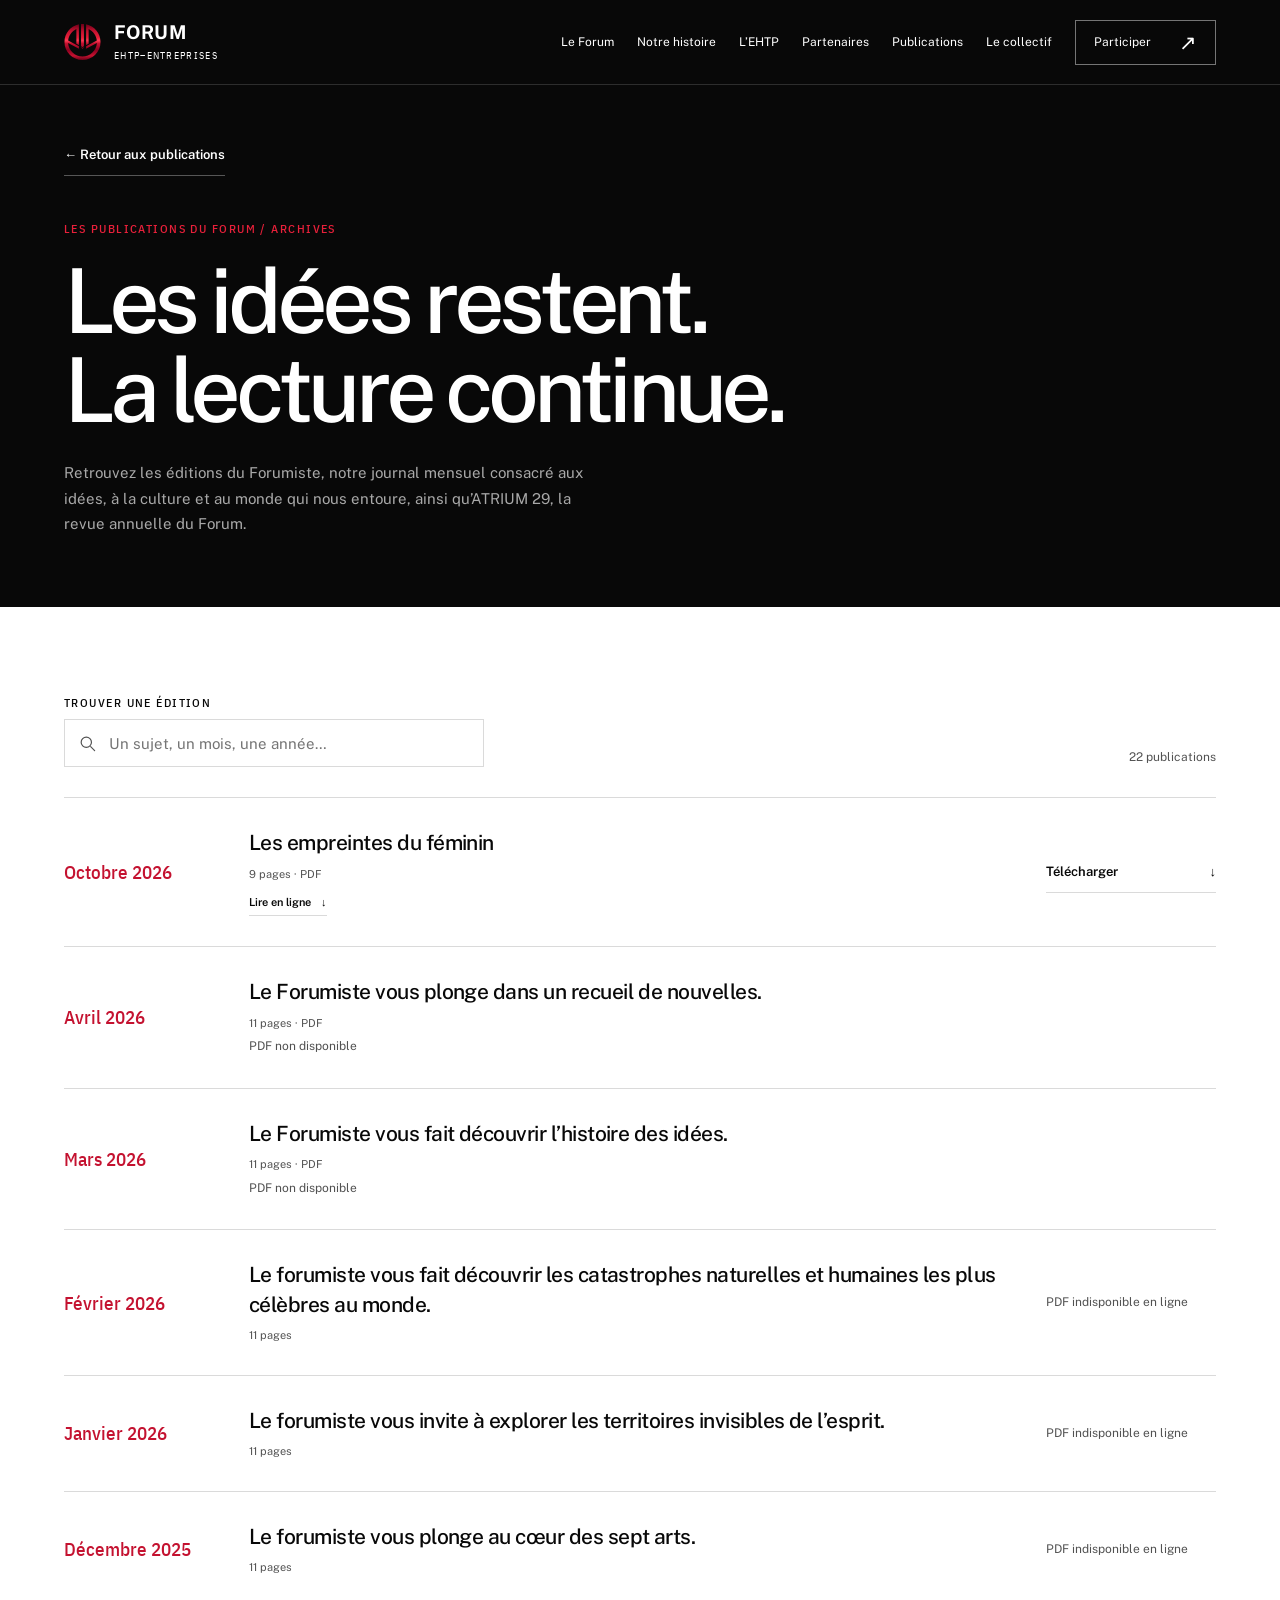
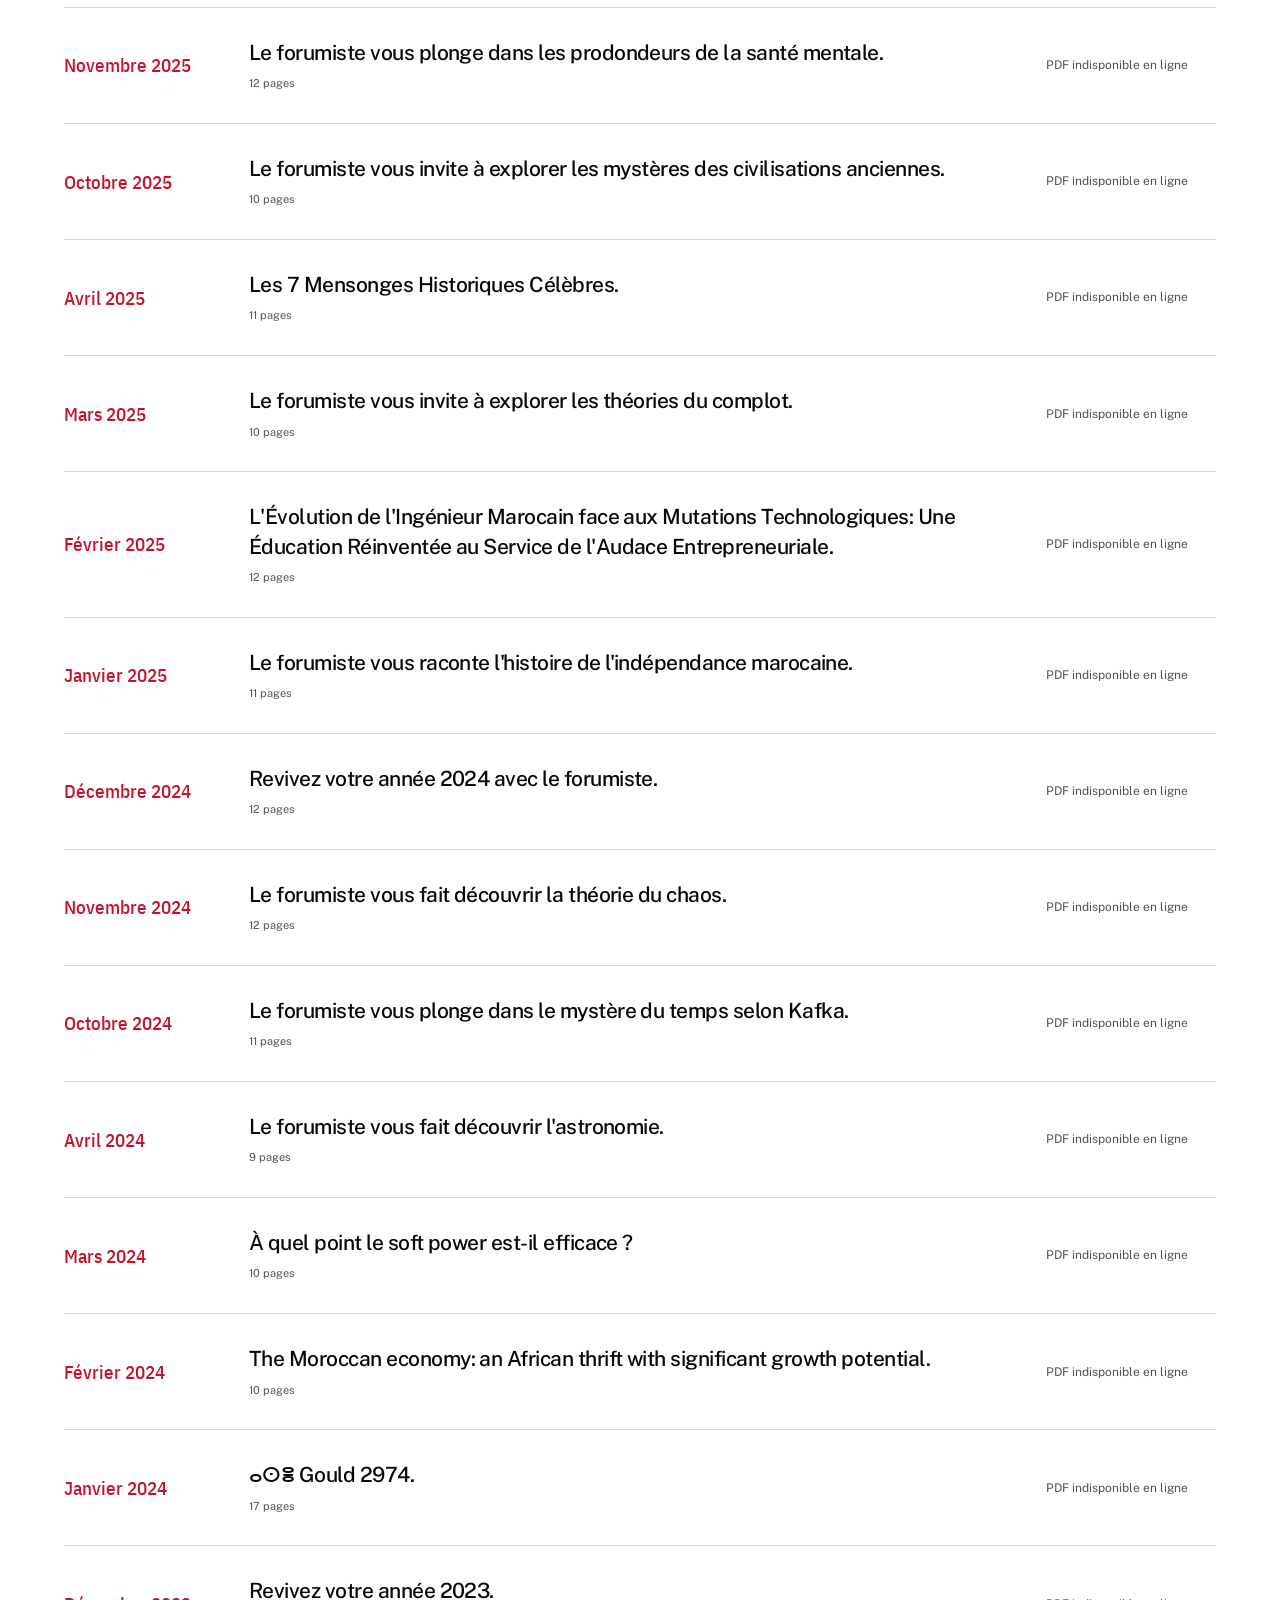
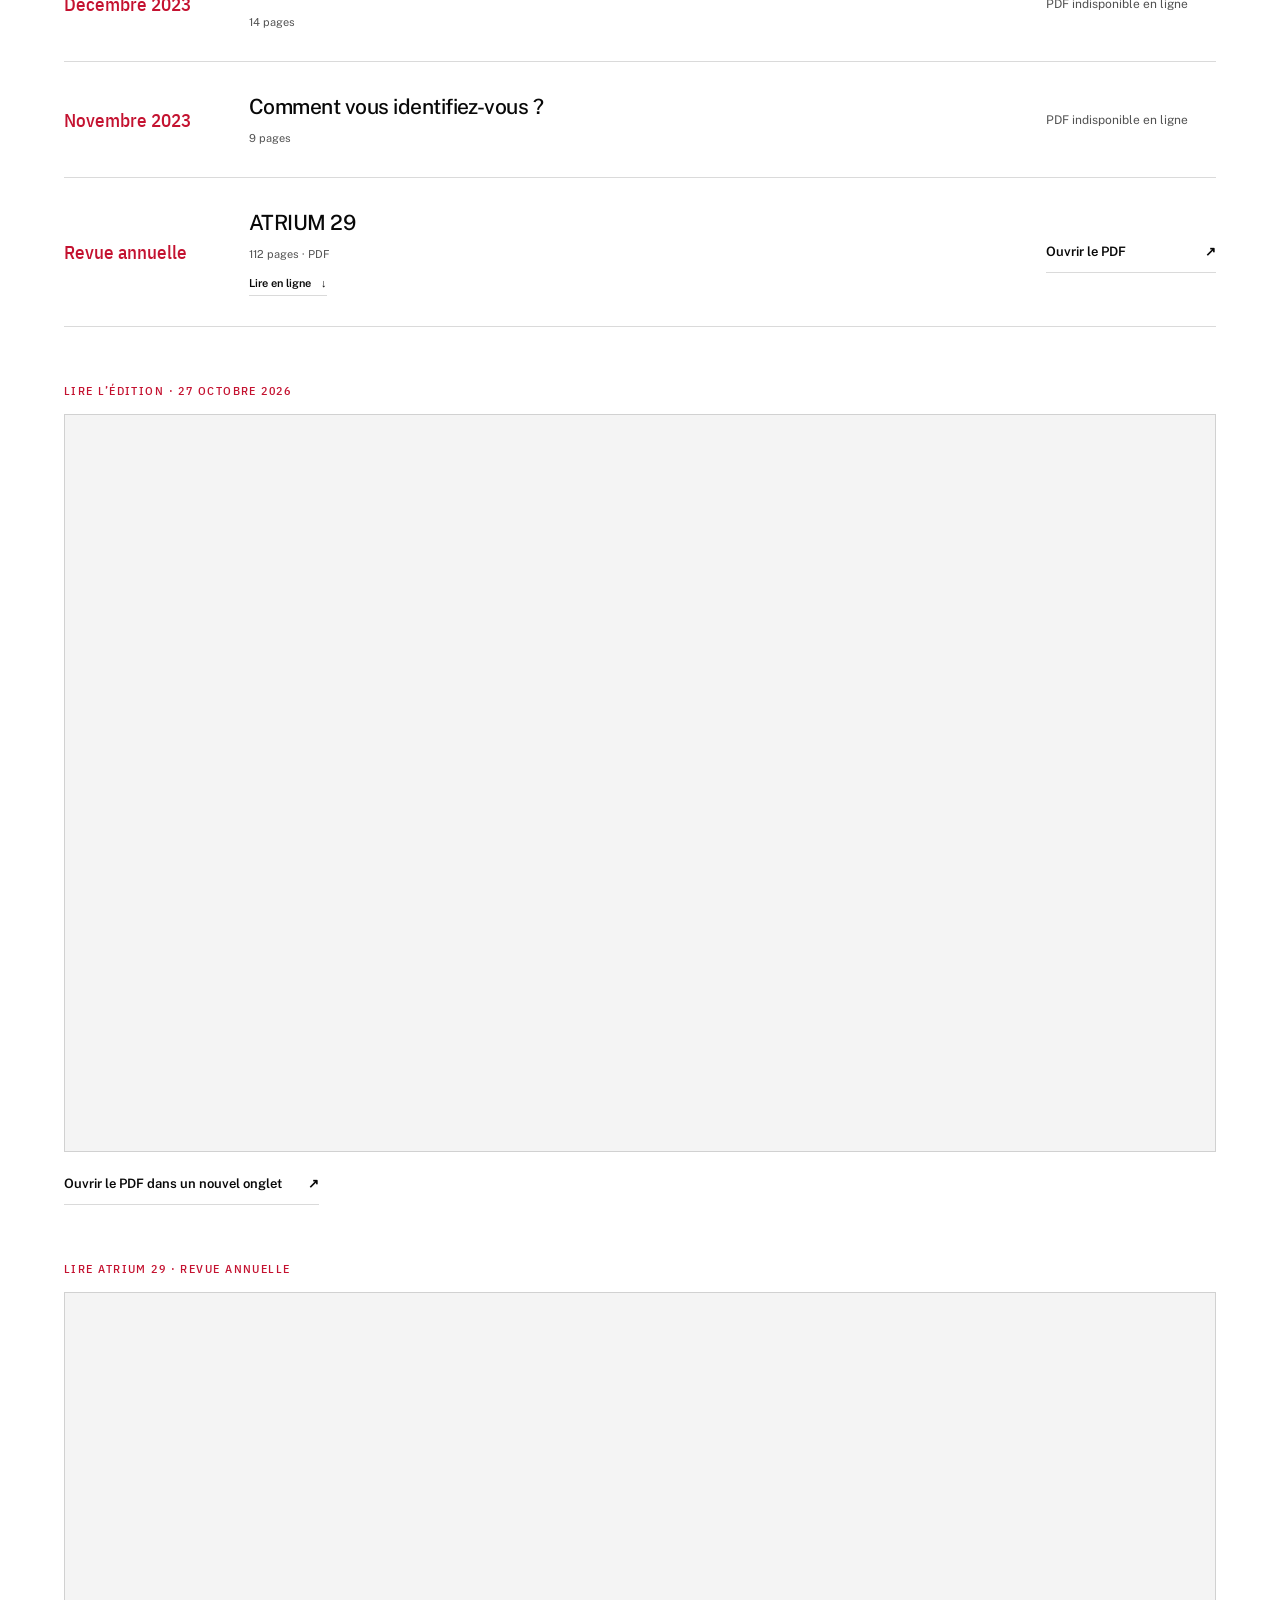
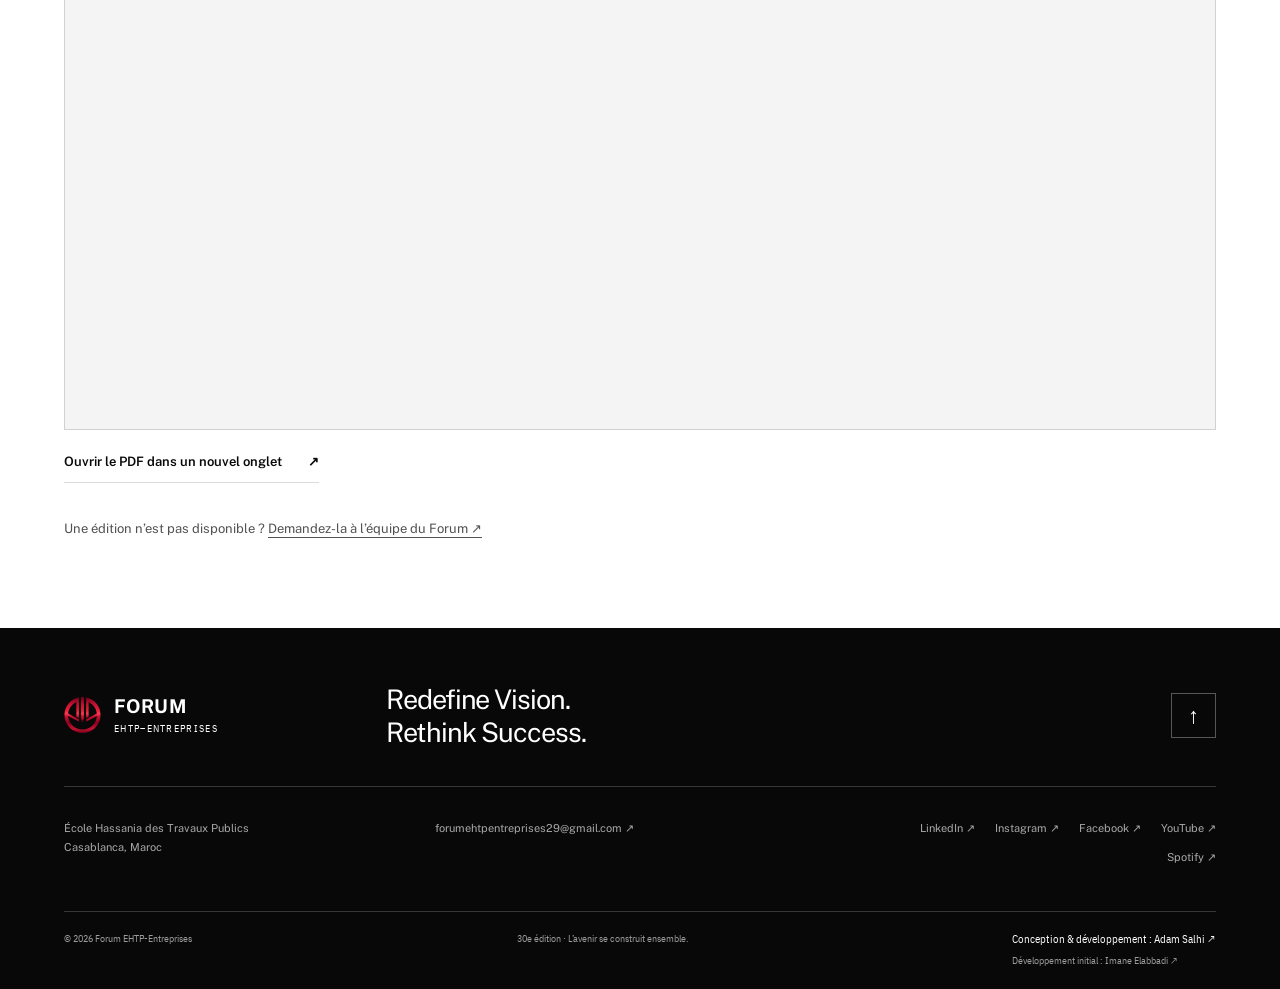
<file: archives.html>
<!DOCTYPE html>
<html lang="fr">
<head>
  <meta charset="UTF-8">
  <meta name="viewport" content="width=device-width, initial-scale=1">
  <meta name="description" content="Explorez les archives du Forumiste, le journal mensuel du Forum EHTP-Entreprises.">
  <meta name="theme-color" content="#080808">
  <title>Le Forumiste — Archives | Forum EHTP-Entreprises</title>
  <link rel="icon" type="image/svg+xml" href="assets/logo-form-small.svg">
  <link rel="preconnect" href="https://fonts.googleapis.com">
  <link rel="preconnect" href="https://fonts.gstatic.com" crossorigin>
  <link href="https://fonts.googleapis.com/css2?family=IBM+Plex+Sans+Condensed:wght@400;500;600;700&family=Public+Sans:wght@400;500;600;700;800&family=Source+Serif+4:ital,wght@1,400&display=swap" rel="stylesheet">
  <link rel="stylesheet" href="style.css">
  <script src="script.js" defer></script>
</head>
<body><a class="skip-link" href="#main">Aller au contenu</a><header class="site-header">
    <div class="nav-shell">
      <a class="brand" href="index.html#accueil" aria-label="Forum EHTP-Entreprises — Accueil"><img src="assets/logo-form-small.svg" width="40" height="40" alt=""><span>FORUM<span class="brand-sub">EHTP–ENTREPRISES</span></span></a>
      <button class="menu-toggle" aria-expanded="false" aria-controls="site-nav"><span>Menu</span><span class="menu-icon" aria-hidden="true"></span></button>
      <nav id="site-nav" class="site-nav" aria-label="Navigation principale"><a href="index.html#forum">Le Forum</a><a href="index.html#histoire">Notre histoire</a><a href="index.html#ecole">L’EHTP</a><a href="index.html#partenaires">Partenaires</a><a href="index.html#publications">Publications</a><a href="index.html#equipe">Le collectif</a><a class="nav-cta" href="index.html#contact">Participer <span aria-hidden="true">↗</span></a></nav>
    </div>
  </header>
<main id="main"><section class="archive-hero" aria-labelledby="archive-title"><a class="text-link light" href="index.html#forumiste">← Retour aux publications</a><p class="eyebrow">Les publications du Forum / Archives</p><h1 id="archive-title">Les idées restent.<br>La lecture continue.</h1><p>Retrouvez les éditions du Forumiste, notre journal mensuel consacré aux idées, à la culture et au monde qui nous entoure, ainsi qu’ATRIUM 29, la revue annuelle du Forum.</p></section>
<section class="section-pad" aria-label="Archives des publications"><div class="archive-tools"><label class="archive-search" for="archive-search"><span class="eyebrow">Trouver une édition</span><span class="search-field"><svg class="icon icon-search" viewBox="0 0 24 24" fill="none" stroke="currentColor" stroke-width="1.5" stroke-linecap="round" stroke-linejoin="round" aria-hidden="true" focusable="false"><circle cx="10.5" cy="10.5" r="6.5"/><path d="m16 16 5 5"/></svg><input type="search" id="archive-search" placeholder="Un sujet, un mois, une année…"></span></label><p class="archive-count" id="archive-count" role="status">22 publications</p></div><div class="archive-list"><article class="archive-item" id="octobre-2026"><p class="archive-date">Octobre 2026</p><div><h2>Les empreintes du féminin</h2><p class="archive-pages">9 pages · PDF</p><a class="text-link archive-read-link" href="#octobre-2026-reader">Lire en ligne <span aria-hidden="true">↓</span></a></div><a class="text-link" href="assets/forumiste/FORUMISTE_OCTOBRE_27.pdf" download>Télécharger <span aria-hidden="true">↓</span></a></article>
<article class="archive-item" id="avril-2026"><p class="archive-date">Avril 2026</p><div><h2>Le Forumiste vous plonge dans un recueil de nouvelles.</h2><p class="archive-pages">11 pages · PDF</p><span class="archive-unavailable">PDF non disponible</span></div></article>
<article class="archive-item" id="mars-2026"><p class="archive-date">Mars 2026</p><div><h2>Le Forumiste vous fait découvrir l’histoire des idées.</h2><p class="archive-pages">11 pages · PDF</p><span class="archive-unavailable">PDF non disponible</span></div></article>
<article class="archive-item" id="fevrier-2026"><p class="archive-date">Février 2026</p><div><h2>Le forumiste vous fait découvrir les catastrophes naturelles et humaines les plus célèbres au monde.</h2><p class="archive-pages">11 pages</p></div><span class="archive-unavailable">PDF indisponible en ligne</span></article>
<article class="archive-item" id="janvier-2026"><p class="archive-date">Janvier 2026</p><div><h2>Le forumiste vous invite à explorer les territoires invisibles de l’esprit.</h2><p class="archive-pages">11 pages</p></div><span class="archive-unavailable">PDF indisponible en ligne</span></article>
<article class="archive-item" id="decembre-2025"><p class="archive-date">Décembre 2025</p><div><h2>Le forumiste vous plonge au cœur des sept arts.</h2><p class="archive-pages">11 pages</p></div><span class="archive-unavailable">PDF indisponible en ligne</span></article>
<article class="archive-item" id="novembre-2025"><p class="archive-date">Novembre 2025</p><div><h2>Le forumiste vous plonge dans les prodondeurs de la santé mentale.</h2><p class="archive-pages">12 pages</p></div><span class="archive-unavailable">PDF indisponible en ligne</span></article>
<article class="archive-item" id="octobre-2025"><p class="archive-date">Octobre 2025</p><div><h2>Le forumiste vous invite à explorer les mystères des civilisations anciennes.</h2><p class="archive-pages">10 pages</p></div><span class="archive-unavailable">PDF indisponible en ligne</span></article>
<article class="archive-item" id="avril-2025"><p class="archive-date">Avril 2025</p><div><h2>Les 7 Mensonges Historiques Célèbres.</h2><p class="archive-pages">11 pages</p></div><span class="archive-unavailable">PDF indisponible en ligne</span></article>
<article class="archive-item" id="mars-2025"><p class="archive-date">Mars 2025</p><div><h2>Le forumiste vous invite à explorer les théories du complot.</h2><p class="archive-pages">10 pages</p></div><span class="archive-unavailable">PDF indisponible en ligne</span></article>
<article class="archive-item" id="fevrier-2025"><p class="archive-date">Février 2025</p><div><h2>L&#x27;Évolution de l&#x27;Ingénieur Marocain face aux Mutations Technologiques: Une Éducation Réinventée au Service de l&#x27;Audace Entrepreneuriale.</h2><p class="archive-pages">12 pages</p></div><span class="archive-unavailable">PDF indisponible en ligne</span></article>
<article class="archive-item" id="janvier-2025"><p class="archive-date">Janvier 2025</p><div><h2>Le forumiste vous raconte l&#x27;histoire de l&#x27;indépendance marocaine.</h2><p class="archive-pages">11 pages</p></div><span class="archive-unavailable">PDF indisponible en ligne</span></article>
<article class="archive-item" id="decembre-2024"><p class="archive-date">Décembre 2024</p><div><h2>Revivez votre année 2024 avec le forumiste.</h2><p class="archive-pages">12 pages</p></div><span class="archive-unavailable">PDF indisponible en ligne</span></article>
<article class="archive-item" id="novembre-2024"><p class="archive-date">Novembre 2024</p><div><h2>Le forumiste vous fait découvrir la théorie du chaos.</h2><p class="archive-pages">12 pages</p></div><span class="archive-unavailable">PDF indisponible en ligne</span></article>
<article class="archive-item" id="octobre-2024"><p class="archive-date">Octobre 2024</p><div><h2>Le forumiste vous plonge dans le mystère du temps selon Kafka.</h2><p class="archive-pages">11 pages</p></div><span class="archive-unavailable">PDF indisponible en ligne</span></article>
<article class="archive-item" id="avril-2024"><p class="archive-date">Avril 2024</p><div><h2>Le forumiste vous fait découvrir l&#x27;astronomie.</h2><p class="archive-pages">9 pages</p></div><span class="archive-unavailable">PDF indisponible en ligne</span></article>
<article class="archive-item" id="mars-2024"><p class="archive-date">Mars 2024</p><div><h2>À quel point le soft power est-il efficace ?</h2><p class="archive-pages">10 pages</p></div><span class="archive-unavailable">PDF indisponible en ligne</span></article>
<article class="archive-item" id="fevrier-2024"><p class="archive-date">Février 2024</p><div><h2>The Moroccan economy: an African thrift with significant growth potential.</h2><p class="archive-pages">10 pages</p></div><span class="archive-unavailable">PDF indisponible en ligne</span></article>
<article class="archive-item" id="janvier-2024"><p class="archive-date">Janvier 2024</p><div><h2>ⴰⵙⴻ Gould 2974.</h2><p class="archive-pages">17 pages</p></div><span class="archive-unavailable">PDF indisponible en ligne</span></article>
<article class="archive-item" id="decembre-2023"><p class="archive-date">Décembre 2023</p><div><h2>Revivez votre année 2023.</h2><p class="archive-pages">14 pages</p></div><span class="archive-unavailable">PDF indisponible en ligne</span></article>
<article class="archive-item" id="novembre-2023"><p class="archive-date">Novembre 2023</p><div><h2>Comment vous identifiez-vous ?</h2><p class="archive-pages">9 pages</p></div><span class="archive-unavailable">PDF indisponible en ligne</span></article>
<article class="archive-item" id="atrium29"><p class="archive-date">Revue annuelle</p><div><h2>ATRIUM 29</h2><p class="archive-pages">112 pages · PDF</p><a class="text-link archive-read-link" href="#atrium29-reader">Lire en ligne <span aria-hidden="true">↓</span></a></div><a class="text-link" href="https://pub-805b4cdaefa64ed3a26f5f0207c25140.r2.dev/Revue%2029.pdf" target="_blank" rel="noopener noreferrer">Ouvrir le PDF <span aria-hidden="true">↗</span></a></article></div><p class="archive-empty" id="archive-empty" hidden>Aucune édition ne correspond à votre recherche.</p>
<div class="archive-reader" id="octobre-2026-reader"><p class="eyebrow red-text">Lire l’édition · 27 octobre 2026</p><iframe src="assets/forumiste/FORUMISTE_OCTOBRE_27.pdf" title="Le Forumiste du 27 octobre 2026, lecteur PDF intégré" loading="lazy"></iframe><a class="text-link" href="assets/forumiste/FORUMISTE_OCTOBRE_27.pdf" target="_blank" rel="noopener noreferrer">Ouvrir le PDF dans un nouvel onglet <span aria-hidden="true">↗</span></a></div>
<div class="archive-reader" id="atrium29-reader"><p class="eyebrow red-text">Lire ATRIUM 29 · Revue annuelle</p><iframe src="https://pub-805b4cdaefa64ed3a26f5f0207c25140.r2.dev/Revue%2029.pdf" title="ATRIUM 29, lecteur PDF intégré" loading="lazy"></iframe><a class="text-link" href="https://pub-805b4cdaefa64ed3a26f5f0207c25140.r2.dev/Revue%2029.pdf" target="_blank" rel="noopener noreferrer">Ouvrir le PDF dans un nouvel onglet <span aria-hidden="true">↗</span></a></div>
<p class="archive-help">Une édition n’est pas disponible ? <a href="mailto:forumehtpentreprises29@gmail.com?subject=Demande%20d%27une%20archive%20du%20Forumiste">Demandez-la à l’équipe du Forum ↗</a></p></section></main><footer class="site-footer"><div class="footer-top"><a class="brand" href="#main"><img src="assets/logo-form-small.svg" alt="" width="40" height="40"><span>FORUM<span class="brand-sub">EHTP–ENTREPRISES</span></span></a><p>Redefine Vision.<br>Rethink Success.</p><a class="back-top" href="#main" aria-label="Revenir en haut de la page">↑</a></div><div class="footer-middle"><p>École Hassania des Travaux Publics<br>Casablanca, Maroc</p><a href="mailto:forumehtpentreprises29@gmail.com">forumehtpentreprises29@gmail.com ↗</a><div class="social-links"><a href="https://www.linkedin.com/company/forumehtp-entreprises/" target="_blank" rel="noopener noreferrer">LinkedIn ↗</a><a href="https://www.instagram.com/forumehtpentreprises/" target="_blank" rel="noopener noreferrer">Instagram ↗</a><a href="https://www.facebook.com/forum.ehtpentreprises" target="_blank" rel="noopener noreferrer">Facebook ↗</a><a href="https://www.youtube.com/@ForumEHTP-Entreprises" target="_blank" rel="noopener noreferrer">YouTube ↗</a><a href="https://open.spotify.com/show/5JTfeWHzXtX39lI0ppKCSq" target="_blank" rel="noopener noreferrer">Spotify ↗</a></div></div><div class="footer-bottom"><span>© 2026 Forum EHTP-Entreprises</span><span>30e édition · L’avenir se construit ensemble.</span><div class="developer-credits"><a class="current-developer" href="https://www.linkedin.com/in/asalhi1/" target="_blank" rel="noopener noreferrer">Conception & développement : Adam Salhi ↗</a><a href="https://www.linkedin.com/in/imane-elabbadi-38838423a/" target="_blank" rel="noopener noreferrer">Développement initial : Imane Elabbadi ↗</a></div></div></footer>
</body>
</html>
</file>
<file: style.css>
/* FORGE — shared identity for the Forum and its publication archives. */
:root {
  --black: #080808; --steel: #1a1a1a; --red: #c41230; --chrome: #e8203a; --white: #fff;
  --line: #08080826; --muted: #525252;
  --metal: linear-gradient(135deg, #6b0018 0%, #c41230 20%, #e8203a 38%, #ff3a54 46%, #c41230 54%, #8b0020 72%, #c41230 88%, #6b0018 100%);
  --body: 'Public Sans', Arial, sans-serif;
  --structure: 'IBM Plex Sans Condensed', 'Arial Narrow', sans-serif;
  --gutter: clamp(22px, 5vw, 80px);
}
*, *::before, *::after { box-sizing: border-box; }
html { scroll-behavior: smooth; scroll-padding-top: 100px; }
body { margin: 0; background: var(--white); color: var(--black); font: 15px/1.7 var(--body); -webkit-font-smoothing: antialiased; }
body.menu-open { overflow: hidden; }
::selection { background: var(--red); color: white; }
a { color: inherit; text-decoration: none; }
button, input { font: inherit; }
button, summary { cursor: pointer; }
button { color: inherit; }
img { display: block; max-width: 100%; height: auto; }
figure, blockquote, h1, h2, h3, h4, p { margin: 0; }
button, a, summary { -webkit-tap-highlight-color: transparent; }
:focus-visible { outline: 3px solid var(--chrome); outline-offset: 5px; }
[hidden] { display: none !important; }
.skip-link { position: fixed; top: -100px; left: 20px; padding: 12px 20px; background: white; color: var(--black); z-index: 100; }
.skip-link:focus { top: 10px; }
.eyebrow, .section-label { font: 500 12px/1.4 var(--structure); text-transform: uppercase; letter-spacing: .12em; }
.red-text { color: var(--red); }
.metal-text { color: var(--red); background: var(--metal); background-clip: text; -webkit-text-fill-color: transparent; }
.section-pad { padding: 88px var(--gutter); }
.section-label { display: flex; justify-content: space-between; gap: 24px; padding-bottom: 22px; margin-bottom: 48px; border-bottom: 1px solid var(--line); }
.section-label > :first-child { color: var(--red); }
h2 { font-size: clamp(34px, 3.7vw, 58px); font-weight: 600; line-height: 1.1; letter-spacing: -.055em; }
p + p { margin-top: 20px; }
.section-heading { display: flex; justify-content: space-between; align-items: flex-end; gap: 50px; margin-bottom: 48px; }
.section-heading > p { max-width: 350px; color: var(--muted); }
.text-link { display: inline-flex; align-items: center; justify-content: space-between; gap: 26px; border-bottom: 1px solid var(--line); padding: 9px 0; font-size: 13px; font-weight: 600; }
.text-link:hover { color: var(--red); border-color: var(--red); }
.text-link.light { border-color: #ffffff50; }
.text-link.light:hover { color: white; border-color: white; }
.button { display: inline-flex; align-items: center; justify-content: space-between; gap: 30px; min-height: 52px; padding: 14px 23px; font-size: 13px; font-weight: 600; transition: background .2s; }
.button span, .nav-cta span { font-size: 21px; line-height: 1; }
.button-red { background: var(--red); color: white; }
.button-red:hover { background: var(--chrome); }
.button-dark { background: var(--black); color: white; }
.button-dark:hover { background: var(--red); }
.site-header { position: sticky; top: 0; background: var(--black); color: white; border-bottom: 1px solid #ffffff26; z-index: 20; }
.nav-shell { display: flex; align-items: center; justify-content: space-between; min-height: 84px; padding: 0 var(--gutter); gap: 30px; }
.brand { display: inline-flex; align-items: center; flex-shrink: 0; gap: 13px; font-size: 19px; font-weight: 700; line-height: 1.15; letter-spacing: .025em; }
.brand img { width: 37px; height: 37px; }
.brand-sub { display: block; margin-top: 5px; font: 10px var(--structure); letter-spacing: .13em; }
.site-nav { display: flex; align-items: center; gap: clamp(16px, 1.8vw, 28px); font-size: 12px; }
.site-nav > a { padding-block: 12px; }
.site-nav > a:hover, .site-nav > a[aria-current] { color: var(--chrome); }
.site-nav .nav-cta { display: flex; align-items: center; justify-content: space-between; gap: 28px; border: 1px solid #ffffff70; padding: 11px 18px; color: white; }
.site-nav .nav-cta:hover { background: var(--red); border-color: var(--red); color: white; }
.menu-toggle { display: none; }
.hero { background: var(--black); color: white; padding: 0 var(--gutter); }
.hero-grid { display: grid; grid-template-columns: 1.05fr 1fr; gap: 6%; align-items: center; padding: 80px 0 88px; }
.hero h1 { font-size: clamp(62px, 7.2vw, 112px); font-weight: 600; line-height: .99; letter-spacing: -.07em; }
.outline-text { color: transparent; -webkit-text-stroke: 1px #ffffffba; }
.hero-description { color: #ffffffa6; max-width: 370px; font-size: 13px; line-height: 1.8; margin-top: 28px; }
.hero-actions { display: flex; align-items: center; gap: 24px; margin-top: 29px; }
.hero-actions .text-link { font-size: 11px; }
.intro-grid { display: grid; grid-template-columns: 1.15fr 1fr; gap: 9%; margin-bottom: 52px; }
.intro-copy { max-width: 490px; color: var(--muted); font-size: 14px; }
.intro-copy .lead { color: var(--black); font-size: 19px; line-height: 1.5; letter-spacing: -.02em; }
.intro-copy .text-link { margin-top: 20px; color: var(--black); }
.stats { display: grid; grid-template-columns: 1.3fr 1fr 1fr; margin-top: 46px; }
.stats > div { display: flex; flex-direction: column; padding-left: 40px; border-left: 1px solid var(--line); }
.stats > div:first-child { padding-left: 0; border: 0; }
.stats strong { font: 500 clamp(70px, 8vw, 115px)/1 var(--structure); letter-spacing: -.05em; }
.stats strong sup { font-size: .5em; }
.stats > div > span { margin-top: 18px; color: var(--muted); font-size: 12px; }
.experience { background: var(--black); color: white; }
.experience .section-label { border-color: #ffffff35; }
.experience .section-label > :first-child { color: var(--chrome); }
.experience .section-heading > p { color: #ffffffa6; }
.film-link { position: relative; display: block; overflow: hidden; }
.film-link::after { content: ''; position: absolute; inset: 0; background: linear-gradient(transparent 20%, #080808c9); }
.film-link img { width: 100%; height: 420px; object-fit: cover; transition: transform .5s; }
.film-link:hover img { transform: scale(1.025); }
.film-play { position: absolute; z-index: 1; top: 35px; right: 35px; display: grid; place-items: center; background: var(--red); width: 70px; height: 70px; font-size: 35px; }
.film-caption { position: absolute; z-index: 1; bottom: 34px; left: 34px; display: flex; flex-direction: column; gap: 9px; }
.film-caption strong { font-size: 35px; font-weight: 500; letter-spacing: -.04em; }
.film-caption > :last-child { font-size: 12px; }
.partner-directory { border-bottom: 1px solid var(--line); font-size: 13px; }
.partner-directory summary { display: flex; justify-content: space-between; align-items: center; padding: 20px 0; list-style: none; }
.partner-directory summary::-webkit-details-marker { display: none; }
.partner-directory summary > span { font-size: 22px; color: var(--red); }
.partner-directory[open] summary > span { transform: rotate(45deg); }
.crimson-callout { background: var(--red); color: white; }
.crimson-callout > div { display: flex; align-items: center; justify-content: space-between; gap: 30px; margin: 26px 0; }
.crimson-callout h2 { font-size: clamp(38px, 5vw, 76px); }
.crimson-callout > p:last-child { font-size: 13px; max-width: 460px; }
.circle-link { flex-shrink: 0; width: 105px; height: 105px; border: 1px solid #ffffff80; border-radius: 50%; display: grid; place-items: center; font-size: 52px; transition: color .2s, background .2s; }
.circle-link:hover { color: var(--red); background: white; }
.journal-feature { display: grid; grid-template-columns: 1fr 1.2fr; gap: 9%; align-items: center; padding: 40px 6%; border-top: 1px solid var(--line); border-bottom: 1px solid var(--line); }
.journal-cover { display: block; position: relative; max-width: 330px; width: 100%; justify-self: center; }
.journal-cover img { width: 100%; box-shadow: 8px 10px 0 var(--black); }
.journal-cover > span { position: absolute; right: -8px; bottom: -10px; padding: 8px 18px; background: var(--red); color: white; font-size: 26px; }
.journal-copy h3 { font-size: 46px; font-weight: 600; letter-spacing: -.06em; line-height: 1.15; margin: 17px 0 20px; }
.journal-copy h4 { font-size: 24px; font-weight: 500; line-height: 1.25; letter-spacing: -.025em; margin-bottom: 20px; }
.journal-copy > p:not(.eyebrow) { color: var(--muted); font-size: 13px; }
.publication-meta { display: flex; flex-wrap: wrap; gap: 25px; font-family: var(--structure); }
.journal-copy .button { margin: 24px 20px 12px 0; }
.journal-copy .text-link { font-size: 12px; }
.atrium-row { display: grid; grid-template-columns: 1fr 1.2fr; gap: 9%; padding-top: 44px; }
.atrium-row h3 { font: 500 64px var(--structure); letter-spacing: -.04em; }
.atrium-row h3 span { color: var(--red); }
.atrium-row p:not(.eyebrow) { color: var(--muted); font-size: 14px; max-width: 430px; }
.atrium-row .text-link { margin-top: 15px; }
.team-section { display: grid; grid-template-columns: 1fr 1fr; background: var(--black); color: white; }
.team-copy { padding: 70px 55px 70px var(--gutter); }
.team-copy h2 { margin: 27px 0; font-size: clamp(34px, 3.4vw, 53px); }
.team-copy h2 span { color: var(--chrome); }
.team-copy > p:not(.eyebrow) { color: #ffffffa6; font-size: 13px; max-width: 430px; }
.team-copy .text-link { margin-top: 26px; }
.team-photo { position: relative; min-height: 460px; }
.team-photo img { width: 100%; height: 100%; position: absolute; object-fit: cover; object-position: 54% center; }
.team-photo figcaption { position: absolute; bottom: 0; left: 0; background: var(--red); padding: 15px 24px; font-size: 10px; }
.contact-heading { display: flex; align-items: flex-end; justify-content: space-between; gap: 50px; margin-bottom: 50px; }
.contact-heading > p { max-width: 320px; color: var(--muted); font-size: 14px; }
.contact-form { position: relative; max-width: 1000px; margin: 0 auto 72px; padding: 34px 0 42px; border-block: 1px solid var(--line); background: white; }
.contact-form::before { content: ''; position: absolute; inset: -1px auto auto 0; width: 70px; height: 3px; background: var(--red); }
.contact-form-grid { display: grid; grid-template-columns: 1fr 1fr; gap: 24px 30px; }
.contact-field { display: flex; flex-direction: column; gap: 8px; color: var(--black); font: 500 12px/1.4 var(--structure); text-transform: uppercase; }
.contact-field > span { display: contents; }
.contact-field-wide { grid-column: 1 / -1; }
.contact-field input, .contact-field select, .contact-field textarea { display: block; width: 100%; min-height: 50px; padding: 12px 14px; border: 1px solid #08080830; border-radius: 0; background: #fff; color: var(--black); font: 400 14px/1.5 var(--body); transition: border-color .18s, box-shadow .18s; }
.contact-field input::placeholder, .contact-field textarea::placeholder { color: #777; }
.contact-field select { appearance: none; padding-right: 48px; background-image: url("data:image/svg+xml,%3Csvg xmlns='http://www.w3.org/2000/svg' width='20' height='20' viewBox='0 0 24 24' fill='none' stroke='%23c41230' stroke-width='2' stroke-linecap='round' stroke-linejoin='round'%3E%3Cpath d='m6 9 6 6 6-6'/%3E%3C/svg%3E"); background-repeat: no-repeat; background-position: right 17px center; }
.contact-field textarea { min-height: 155px; resize: vertical; }
.contact-field input:focus, .contact-field select:focus, .contact-field textarea:focus { outline: none; border-color: var(--red); box-shadow: inset 3px 0 var(--red); }
.contact-submit { display: inline-flex; justify-content: center; align-items: center; gap: 12px; min-height: 52px; margin-top: 26px; padding: 14px 23px; border: 1px solid var(--red); border-radius: 0; background: var(--red); color: white; font: 600 13px/1.3 var(--body); transition: background .2s, color .2s; }
.contact-submit:hover { background: var(--black); border-color: var(--black); }
.contact-submit svg { width: 19px; height: 19px; }
.archive-reader { margin-top: 56px; }
.archive-reader iframe { display: block; width: 100%; height: min(82vh, 900px); min-height: 520px; margin: 14px 0 12px; border: 1px solid var(--line); background: #f4f4f4; }
.archive-read-link { justify-content: flex-start; gap: 10px; margin-top: 7px; padding: 3px 0; font-size: 11px; }
.site-footer { background: var(--black); color: white; padding: 55px var(--gutter) 22px; }
.footer-top { display: flex; justify-content: space-between; gap: 30px; align-items: center; padding-bottom: 38px; border-bottom: 1px solid #ffffff30; }
.footer-top > p { font-size: 27px; line-height: 1.2; letter-spacing: -.04em; margin-right: auto; margin-left: 12%; }
.back-top { display: grid; place-items: center; border: 1px solid #ffffff50; width: 45px; height: 45px; font-size: 22px; }
.back-top:hover { background: var(--red); }
.footer-middle { display: grid; grid-template-columns: 1fr 1.2fr 1fr; gap: 30px; padding: 32px 0 45px; color: #ffffffa6; font-size: 11px; }
.footer-middle > a { overflow-wrap: anywhere; }
.social-links { display: flex; gap: 10px 20px; flex-wrap: wrap; justify-content: flex-end; }
.site-footer a:hover { color: var(--chrome); }
.footer-bottom { display: flex; justify-content: space-between; flex-wrap: wrap; gap: 15px; border-top: 1px solid #ffffff30; padding-top: 20px; color: #ffffff99; font: 10px var(--structure); }
/* Archives */
.archive-hero { background: var(--black); color: white; padding: 50px var(--gutter) 70px; }
.archive-hero .text-link { margin-bottom: 45px; }
.archive-hero .eyebrow { color: var(--chrome); margin-bottom: 18px; }
.archive-hero h1 { font-size: clamp(48px, 7vw, 100px); line-height: 1; font-weight: 500; letter-spacing: -.06em; }
.archive-hero p:last-child { color: #ffffffa6; max-width: 520px; margin-top: 25px; }
.archive-tools { display: flex; gap: 25px; justify-content: space-between; align-items: flex-end; padding-bottom: 30px; }
.archive-search { display: flex; flex-direction: column; gap: 8px; width: min(100%, 420px); }
.archive-search input { min-height: 48px; border: 1px solid var(--line); border-radius: 0; padding: 10px 14px; width: 100%; background: white; color: var(--black); }
.archive-count { color: var(--muted); font-size: 12px; }
.archive-item { display: grid; grid-template-columns: 150px 1fr 170px; align-items: center; gap: 35px; padding: 30px 0; border-top: 1px solid var(--line); }
.archive-item:last-child { border-bottom: 1px solid var(--line); }
.archive-date { color: var(--red); font: 500 19px var(--structure); }
.archive-item h2 { font-size: 21px; line-height: 1.4; letter-spacing: -.025em; font-weight: 500; }
.archive-item .archive-pages { margin-top: 7px; color: var(--muted); font-size: 11px; }
.archive-unavailable { color: var(--muted); font-size: 12px; }
.archive-help { margin-top: 35px; color: var(--muted); font-size: 13px; }
.archive-help a { text-decoration: underline; text-underline-offset: 4px; }
.archive-empty { padding: 35px 0; border-top: 1px solid var(--line); }
/* Reserved image space and restrained, functional iconography. */
.icon { display: inline-block; flex: 0 0 auto; width: 19px; height: 19px; vertical-align: middle; }
.hero-art { display: flex; align-items: center; }
.anniversary-mark { width: 100%; margin: 0; }
.event-strip { display: flex; justify-content: space-between; align-items: center; gap: 20px; padding: 19px var(--gutter); background: var(--red); color: white; font-size: 12px; }
.event-location { display: inline-flex; align-items: center; gap: 10px; }
.event-status { font-family: var(--structure); letter-spacing: .06em; }
.sponsor-groups { display: flex; flex-wrap: wrap; gap: 32px 28px; }
.sponsor-group { min-width: 0; width: 100%; }
.sponsor-groups > .sponsor-group:nth-child(-n+2) { width: calc(50% - 14px); }
.sponsor-tier { display: flex; align-items: center; gap: 16px; margin-bottom: 18px; font: 500 12px var(--structure); text-transform: uppercase; letter-spacing: .1em; }
.sponsor-tier::after { content: ''; flex: 1; height: 1px; background: var(--line); }
.sponsor-grid { display: flex; flex-wrap: wrap; gap: 16px; padding: 0; margin: 0; list-style: none; }
.sponsor-card { flex: 1 1 calc(33.333% - 16px); min-width: 0; display: flex; flex-direction: column; border: 1px solid var(--line); }
.sponsor-logo-slot { overflow: hidden; height: 116px; display: flex; align-items: center; justify-content: center; padding: 24px; }
.sponsor-logo-slot img { width: 100%; height: 100%; object-fit: contain; transform: scale(var(--logo-scale, 1)); }
.sponsor-card > span { display: block; padding: 12px 16px; border-top: 1px solid var(--line); font: 500 12px var(--structure); letter-spacing: .05em; }
.partner-directory { margin-top: 26px; }
#partner-directory-content { padding-top: 12px; }
#partner-directory-content .sponsor-group { margin-bottom: 30px; }
#partner-directory-content .sponsor-card { flex: 0 1 calc(25% - 12px); }
/* An editorial quote reader: companies on the left, words on the right. */
.testimonials { margin-top: 82px; }
.testimonial-heading { margin-bottom: 30px; display: flex; align-items: flex-end; justify-content: space-between; gap: 30px; }
.testimonial-heading h3 { font-size: clamp(30px, 3vw, 44px); font-weight: 500; line-height: 1.15; letter-spacing: -.04em; }
.testimonial-layout { display: grid; grid-template-columns: 1fr 2.1fr; border: 1px solid var(--line); }
.quote-selectors { display: flex; flex-direction: column; padding: 24px; }
.quote-selector { display: flex; align-items: center; gap: 16px; width: 100%; text-align: left; padding: 24px 0; background: none; border: 0; border-bottom: 1px solid var(--line); font-size: 13px; }
.quote-selector:last-child { border-bottom: 0; }
.quote-number { font: 11px var(--structure); color: var(--muted); }
.selector-arrow { margin-left: auto; opacity: 0; }
.quote-selector[aria-pressed="true"] { color: var(--red); }
.quote-selector[aria-pressed="true"] .selector-arrow { opacity: 1; }
.quote-selector:hover { color: var(--red); }
.testimonial-stage { display: flex; flex-direction: column; min-width: 0; background: var(--black); color: white; padding: 32px 44px 26px; }
.quote-mark { color: var(--chrome); font: 96px/.9 'Source Serif 4', Georgia, serif; height: 62px; }
.quote-area { display: grid; min-width: 0; }
.quote-slide { grid-area: 1 / 1; display: flex; flex-direction: column; justify-content: space-between; }
/* Inactive slides reserve height, keeping every quote and its controls stable. */
.js .quote-slide[hidden] { display: flex !important; visibility: hidden; pointer-events: none; }
.quote-slide blockquote { font: italic clamp(24px, 2.65vw, 38px)/1.4 'Source Serif 4', Georgia, serif; }
.quote-slide figcaption { margin-top: 28px; font: 11px var(--structure); letter-spacing: .06em; color: #ffffffa6; }
.quote-navigation { display: flex; justify-content: space-between; align-items: center; margin-top: 32px; padding-top: 20px; border-top: 1px solid #ffffff35; }
.quote-position { font: 12px var(--structure); letter-spacing: .08em; color: #ffffffa6; }
#quote-current { color: white; }
.quote-navigation > div { display: flex; gap: 8px; }
.quote-navigation button { display: grid; place-items: center; width: 44px; height: 44px; border: 1px solid #ffffff50; color: white; background: none; }
.quote-navigation button:hover { background: var(--red); border-color: var(--red); }
html:not(.js) .quote-selectors, html:not(.js) .quote-navigation { display: none; }
html:not(.js) .testimonial-layout { grid-template-columns: 1fr; }
html:not(.js) .quote-area { display: block; }
html:not(.js) .quote-slide[hidden] { display: flex !important; margin-top: 35px; }
/* Portrait slots can accept real images without altering the contact layout. */
.contact-cards { display: flex; gap: 40px; }
.contact-card { flex: 1 1 0; min-width: 0; display: grid; grid-template-columns: minmax(100px, 32%) 1fr; gap: 26px; border-top: 1px solid var(--line); padding-top: 24px; }
.portrait-slot { aspect-ratio: 3 / 4; position: relative; display: flex; align-items: flex-end; border: 1px solid var(--line); padding: 16px; }
.portrait-slot::before { content: ''; position: absolute; top: -1px; left: -1px; width: 22px; height: 22px; border-top: 1px solid var(--red); border-left: 1px solid var(--red); }
.portrait-slot > span { color: #08080840; font: 400 clamp(28px, 3vw, 44px) var(--structure); }
.portrait-slot img { position: absolute; inset: 0; width: 100%; height: 100%; object-fit: cover; }
.portrait-slot:has(img) > span { display: none; }
.contact-details { min-width: 0; }
.contact-details .eyebrow { color: var(--red); font-size: 10px; }
.contact-details h3 { font-size: clamp(22px, 2.1vw, 32px); font-weight: 500; line-height: 1.2; letter-spacing: -.04em; margin: 12px 0 22px; }
.contact-links { display: flex; flex-direction: column; gap: 8px; }
.contact-links a { display: inline-flex; align-items: center; gap: 10px; min-height: 32px; font-size: 12px; }
.contact-links a span { overflow-wrap: anywhere; min-width: 0; }
.contact-links .icon { color: var(--muted); width: 17px; height: 17px; }
.contact-links a:hover, .contact-social:hover { color: var(--red); }
.contact-social { display: inline-flex; gap: 9px; align-items: center; min-height: 44px; margin-top: 14px; font-size: 11px; }
.contact-social .icon { width: 16px; height: 16px; }
.developer-credits { display: flex; flex-direction: column; gap: 8px; }
.current-developer { color: white; font-size: 11px; }
.film-play .icon { width: 27px; height: 27px; }
.search-field { position: relative; display: block; }
.search-field .icon { position: absolute; top: 15px; left: 14px; color: var(--muted); pointer-events: none; }
.search-field input { padding-left: 44px; }
@media (prefers-reduced-motion: no-preference) {
  .hero-copy { animation: forge-enter .75s cubic-bezier(.2,.7,.2,1) both; }
  .hero-art { animation: forge-mark 1.1s cubic-bezier(.2,.7,.2,1) .12s both; }
  .button > span, .text-link > span, .button .icon, .film-play .icon { transition: transform .25s ease; }
  .button:hover > span, .text-link:hover > span { transform: translate(2px, -2px); }
  .button:hover .icon-download { transform: translateY(3px); }
  .film-link:hover .film-play .icon { transform: scale(1.12); }
  .sponsor-card { transition: border-color .2s ease; }
  .sponsor-card:hover { border-color: var(--red); }
}
@keyframes forge-enter { from { opacity: 0; transform: translateY(18px); } to { opacity: 1; transform: translateY(0); } }
@keyframes forge-mark { from { opacity: 0; transform: translateY(12px) scale(.975); } to { opacity: 1; transform: none; } }

@media (min-width: 1600px) {
  :root { --gutter: max(80px, calc((100vw - 1440px) / 2)); }
}
@media (max-width: 1100px) {
  .hero-actions { align-items: flex-start; flex-direction: column; gap: 12px; }
  .site-nav { gap: 20px; }
  .hero h1 { font-size: 8vw; }
  .section-heading > p { max-width: 290px; }
  .team-copy { padding-right: 35px; }
}
@media (max-width: 1050px) {
  .nav-shell { min-height: 72px; }
  .menu-toggle { display: flex; align-items: center; gap: 14px; padding: 12px 0 12px 12px; border: 0; background: none; color: white; font-size: 12px; }
  .menu-icon { position: relative; width: 23px; height: 12px; border-top: 1px solid white; border-bottom: 1px solid white; }
  .menu-toggle[aria-expanded="true"] .menu-icon { transform: rotate(45deg); height: 1px; border-bottom: 0; }
  .menu-toggle[aria-expanded="true"] .menu-icon::after { content: ''; position: absolute; width: 23px; height: 1px; background: white; transform: rotate(90deg); top: -1px; }
  .js .site-nav { display: none; position: absolute; inset: 72px 0 auto; padding: 25px var(--gutter) 35px; background: var(--black); border-bottom: 1px solid #ffffff30; max-height: calc(100dvh - 72px); overflow-y: auto; }
  .js .site-nav.is-open { display: flex; flex-direction: column; align-items: stretch; gap: 8px; }
  .js .site-nav > a { padding: 14px 0; font-size: 17px; }
  .js .site-nav .nav-cta { margin-top: 15px; padding: 14px 18px; }
  html:not(.js) .nav-shell { flex-wrap: wrap; padding-block: 18px; }
  html:not(.js) .site-nav { flex-wrap: wrap; }
  html:not(.js) .menu-toggle { display: none; }
}
@media (max-width: 800px) {
  .section-pad { padding: 60px var(--gutter); }
  .hero-grid { gap: 7%; padding: 48px 0; }
  .hero h1 { font-size: 8.6vw; }
  .hero-description { font-size: 12px; }
  .section-label { font-size: 10px; margin-bottom: 35px; }
  .intro-grid { grid-template-columns: 1fr 1fr; gap: 35px; }
  .intro-copy .lead { font-size: 17px; }
  .section-heading { gap: 30px; align-items: flex-start; }
  .section-heading > p { font-size: 13px; max-width: 240px; }
  .stats > div { padding-left: 25px; }
  .stats > div > span { max-width: 140px; }
  .film-link img { height: 350px; }
  .journal-feature { gap: 35px; padding: 35px 0; }
  .journal-copy h3 { font-size: 36px; }
  .journal-copy h4 { font-size: 22px; }
  .team-section { grid-template-columns: 1fr; }
  .team-copy { padding: 55px var(--gutter); }
  .team-copy > p:not(.eyebrow) { max-width: 560px; }
  .team-photo { min-height: 0; }
  .team-photo img { position: static; aspect-ratio: 16/9; }
  .contact-heading { align-items: flex-start; gap: 30px; }
  .contact-heading > p { max-width: 220px; }
  .footer-top > p { margin-left: 5%; font-size: 23px; }
  .footer-middle { grid-template-columns: 1fr 1fr; }
  .social-links { grid-column: 1/-1; justify-content: flex-start; }
  .archive-item { grid-template-columns: 120px 1fr; gap: 20px; }
  .archive-item > :last-child { grid-column: 2; justify-self: start; }
}
@media (max-width: 560px) {
  html { scroll-padding-top: 85px; }
  .hero { padding-top: 22px; }
  .hero-grid { grid-template-columns: 1fr; padding: 35px 0; gap: 35px; }
  .hero h1 { font-size: clamp(65px, 16vw, 88px); }
  .hero-description { max-width: 320px; font-size: 13px; }
  .hero-actions { flex-direction: row; align-items: center; gap: 19px; flex-wrap: wrap; }
  .hero-actions .button { padding: 13px 16px; gap: 17px; font-size: 12px; }
  .section-label > :last-child { display: none; }
  .section-label { margin-bottom: 28px; padding-bottom: 17px; }
  .intro-grid { grid-template-columns: 1fr; gap: 26px; margin-bottom: 32px; }
  .intro-copy { font-size: 13px; }
  .stats { margin-top: 32px; grid-template-columns: 1fr 1fr 1fr; }
  .stats strong { font-size: 65px; }
  .stats > div { padding-left: 15px; }
  .stats > div > span { font-size: 10px; line-height: 1.5; padding-right: 10px; margin-top: 13px; }
  .section-heading { flex-direction: column; gap: 23px; margin-bottom: 30px; }
  .section-heading > p { max-width: 100%; }
  .film-link img { height: 330px; }
  .film-play { width: 48px; height: 48px; font-size: 26px; right: 20px; top: 20px; }
  .film-caption { bottom: 24px; left: 20px; }
  .film-caption strong { font-size: 28px; }
  .film-caption .eyebrow { font-size: 9px; }
  .crimson-callout > div { align-items: flex-start; }
  .crimson-callout h2 { font-size: 37px; }
  .circle-link { width: 50px; height: 50px; font-size: 27px; margin-top: 4px; }
  .crimson-callout > .eyebrow { font-size: 10px; }
  .journal-feature { grid-template-columns: 1fr; gap: 35px; }
  .journal-cover { max-width: 260px; }
  .journal-copy h3 { font-size: 40px; }
  .atrium-row { grid-template-columns: 1fr; gap: 18px; padding-top: 30px; }
  .atrium-row h3 { font-size: 58px; }
  .contact-heading { flex-direction: column; gap: 24px; margin-bottom: 30px; }
  .contact-heading > p { max-width: 100%; font-size: 13px; }
  .contact-form { margin-bottom: 50px; padding: 27px 0 32px; }
  .contact-form-grid { grid-template-columns: 1fr; gap: 18px; }
  .contact-field-wide { grid-column: auto; }
  .contact-submit { width: 100%; }
  .archive-reader iframe { height: 70vh; min-height: 420px; }
  .footer-top { flex-wrap: wrap; gap: 28px; }
  .footer-top > p { margin: 0; order: 3; width: 100%; }
  .footer-top .back-top { margin-left: auto; }
  .footer-middle { grid-template-columns: 1fr; padding-block: 25px; gap: 20px; }
  .footer-bottom { flex-direction: column; gap: 12px; }
  .archive-tools { flex-direction: column; align-items: stretch; gap: 15px; }
  .archive-item { grid-template-columns: 1fr; gap: 12px; }
  .archive-item > :last-child { grid-column: 1; }
  .archive-item h2 { font-size: 20px; }
}
@media (max-width: 1000px) {
  .contact-cards { gap: 28px; }
  .contact-card { grid-template-columns: 1fr; gap: 22px; }
  .portrait-slot { max-width: 200px; width: 100%; }
  .testimonial-layout { grid-template-columns: 1fr 1.8fr; }
  .quote-selectors { padding: 16px; }
  .quote-selector { gap: 10px; font-size: 12px; }
  .testimonial-stage { padding: 28px; }
}
@media (max-width: 650px) {
  .hero-grid { padding: 52px 0 58px; }
  .hero-art { padding-top: 8px; }
  .anniversary-mark { width: 85%; margin: 0 auto; }
  .event-strip { flex-wrap: wrap; gap: 10px 24px; font-size: 11px; }
  .sponsor-groups { gap: 26px 16px; }
  .sponsor-groups > .sponsor-group:nth-child(-n+2) { width: calc(50% - 8px); }
  .sponsor-tier { font-size: 10px; gap: 10px; }
  .sponsor-card { flex-basis: calc(50% - 8px); }
  .sponsor-card > span { padding: 10px; font-size: 11px; }
  .sponsor-logo-slot { height: 95px; padding: 15px; }
  .sponsor-logo-slot img { transform: scale(var(--logo-scale-mobile, var(--logo-scale, 1))); }
  #partner-directory-content .sponsor-card { flex-basis: calc(50% - 8px); }
  .testimonials { margin-top: 55px; }
  .testimonial-heading { align-items: flex-start; flex-direction: column; gap: 16px; }
  .testimonial-layout { grid-template-columns: 1fr; }
  .quote-selectors { flex-direction: row; padding: 0 14px; gap: 14px; }
  .quote-selector { flex: 1 1 0; flex-direction: column; gap: 8px; align-items: flex-start; padding: 16px 0; border-bottom: 2px solid transparent; font-size: 11px; line-height: 1.4; }
  .quote-selector:last-child { border-bottom: 2px solid transparent; }
  .quote-selector[aria-pressed="true"] { border-bottom-color: var(--red); }
  .selector-arrow { display: none; }
  .testimonial-stage { padding: 24px; }
  .quote-slide blockquote { font-size: 25px; }
  .contact-cards { flex-direction: column; gap: 32px; }
  .contact-card { grid-template-columns: minmax(88px, 30%) 1fr; gap: 20px; }
  .contact-details h3 { margin: 10px 0 16px; }
  .contact-links a { font-size: 11px; gap: 8px; }
  .contact-social { margin-top: 6px; }
}

/* Forum purpose, anniversary history and the school behind the event. */
.participation { display: grid; grid-template-columns: 1fr 1fr 1fr; gap: 40px; margin-top: 54px; padding-top: 35px; border-top: 1px solid var(--line); }
.participation h3 { font-size: 26px; line-height: 1.25; letter-spacing: -.04em; font-weight: 500; }
.participation-path { min-width: 0; }
.participation-path > .eyebrow { font-size: 10px; }
.participation-path p { margin-top: 16px; color: var(--muted); font-size: 13px; }
.participation-path .text-link { margin-top: 15px; font-size: 12px; }
.history { background: var(--black); color: white; }
.history .section-label { border-color: #ffffff30; }
.history .section-label > :first-child { color: var(--chrome); }
.history-layout { display: grid; grid-template-columns: 1fr 1.25fr; gap: 9%; align-items: start; }
.history-intro { position: sticky; top: 120px; }
.history-intro h2 { font-size: clamp(32px, 3.2vw, 50px); }
.history-intro > p { max-width: 390px; margin-top: 26px; color: #ffffffa6; font-size: 14px; }
.history-anniversary { display: flex; align-items: flex-end; gap: 25px; margin: 35px 0 25px; }
.history-anniversary > span { font: 500 clamp(115px, 13vw, 185px)/.85 var(--structure); letter-spacing: -.045em; padding-right: .1em; }
.history-anniversary sup { font-size: .43em; letter-spacing: 0; }
.history-anniversary p { font-size: 11px; color: #ffffffa6; margin: 0 0 5px; }
.history-source { font-size: 11px; font-weight: 400; }
.history-timeline { list-style: none; margin: 0; padding: 0 0 0 26px; border-left: 1px solid #ffffff35; }
.history-timeline li { position: relative; display: grid; grid-template-columns: 130px 1fr; gap: 25px; padding: 0 0 33px; margin-bottom: 33px; border-bottom: 1px solid #ffffff26; }
.history-timeline li:last-child { margin-bottom: 0; border-bottom: 0; padding-bottom: 0; }
.history-timeline li::before { content: ''; position: absolute; width: 7px; height: 7px; background: white; left: -30px; top: 17px; }
.timeline-marker time, .timeline-edition { display: block; font: 500 49px/1 var(--structure); letter-spacing: -.035em; }
.timeline-marker sup { font-size: .5em; }
.timeline-marker .eyebrow { display: block; margin-top: 14px; font-size: 9px; color: #ffffffa6; }
.timeline-copy h3 { font-size: 20px; line-height: 1.3; font-weight: 500; letter-spacing: -.025em; padding-top: 5px; }
.timeline-copy p { margin-top: 13px; font-size: 13px; line-height: 1.7; color: #ffffffa6; }
.timeline-copy .text-link { margin-top: 12px; font-size: 11px; font-weight: 400; }
.timeline-current .timeline-edition, .timeline-current .eyebrow { color: var(--chrome); }
.history-timeline .timeline-current::before { background: var(--chrome); }
.school-grid { display: grid; grid-template-columns: 1.2fr 1fr; }
.school-photo { position: relative; min-height: 440px; }
.school-photo img { position: absolute; width: 100%; height: 100%; object-fit: cover; object-position: 48% center; }
.school-photo figcaption { position: absolute; left: 0; bottom: 0; right: 0; padding: 40px 25px 22px; color: white; background: linear-gradient(transparent, #080808d9); font-size: 10px; }
.school-profile { padding: 40px; background: var(--red); color: white; }
.school-founded { display: flex; align-items: flex-end; gap: 20px; border-bottom: 1px solid #ffffff50; padding-bottom: 28px; margin-bottom: 28px; }
.school-founded > :first-child { font: 500 clamp(64px, 6vw, 88px)/.9 var(--structure); letter-spacing: -.04em; }
.school-founded > .eyebrow { font-size: 10px; padding-bottom: 4px; }
.school-profile h3 { font-size: clamp(23px, 2.2vw, 32px); line-height: 1.2; letter-spacing: -.04em; font-weight: 500; margin-bottom: 22px; }
.school-profile p { font-size: 13px; line-height: 1.8; }
.school-profile .text-link { margin-top: 25px; font-size: 12px; }
.school-pillars { display: grid; grid-template-columns: repeat(3, 1fr); gap: 35px; margin-top: 35px; }
.school-pillars > div { border-top: 1px solid var(--line); padding-top: 22px; }
.school-pillars .eyebrow { font-size: 10px; }
.school-pillars h3 { font-weight: 500; font-size: 21px; letter-spacing: -.03em; margin-top: 14px; }
.school-pillars p { color: var(--muted); font-size: 13px; margin-top: 12px; }
@media (max-width: 1100px) {
  .participation { gap: 25px; }
  .history-layout { gap: 5%; grid-template-columns: 1fr 1.3fr; }
  .history-timeline li { grid-template-columns: 90px 1fr; gap: 18px; }
  .timeline-marker time, .timeline-edition { font-size: 40px; }
  .history-anniversary { flex-wrap: wrap; }
  .school-profile { padding: 30px; }
}
@media (max-width: 800px) {
  .participation { grid-template-columns: 1fr 1fr; gap: 28px; }
  .participation h3 { grid-column: 1 / -1; }
  .history-layout { grid-template-columns: 1fr; gap: 45px; }
  .history-intro { position: static; }
  .history-intro > p { max-width: 550px; }
  .history-anniversary { align-items: center; }
  .history-anniversary > span { font-size: 130px; }
  .history-timeline li { grid-template-columns: 120px 1fr; }
  .school-grid { grid-template-columns: 1fr; }
  .school-photo { min-height: 330px; }
  .school-pillars { gap: 20px; }
  .school-pillars h3 { font-size: 19px; }
}
@media (max-width: 560px) {
  .participation { grid-template-columns: 1fr; margin-top: 35px; }
  .participation h3 { grid-column: auto; }
  .participation-path { border-top: 1px solid var(--line); padding-top: 23px; }
  .history-timeline { padding-left: 22px; }
  .history-timeline li { grid-template-columns: 1fr; gap: 18px; }
  .history-timeline li::before { left: -26px; }
  .timeline-marker { display: flex; align-items: center; gap: 20px; }
  .timeline-marker .eyebrow { margin-top: 0; }
  .timeline-copy h3 { padding-top: 0; }
  .history-intro > p { font-size: 13px; }
  .history-anniversary { gap: 23px; }
  .history-source { gap: 15px; }
  .school-photo { min-height: 265px; }
  .school-profile { padding: 28px 24px; }
  .school-founded { gap: 18px; }
  .school-pillars { grid-template-columns: 1fr; gap: 25px; }
}

@media (prefers-reduced-motion: reduce) {
  html { scroll-behavior: auto; }
  *, *::before, *::after { animation: none !important; transition: none !important; }
}
@media print {
  .site-header, .hero-actions, .quote-controls, .back-top, .archive-tools { display: none; }
  .section-pad { padding: 30px 0; }
  .hero, .experience, .team-section, .crimson-callout, .site-footer, .archive-hero { background: white; color: black; }
  .hero-description, .hero-top, .hero-kicker, .art-caption, .team-copy > p:not(.eyebrow) { color: black; }
  .outline-text { color: black; -webkit-text-stroke: 0; }
  .hero-grid { padding: 20px 0; }
}
</file>
